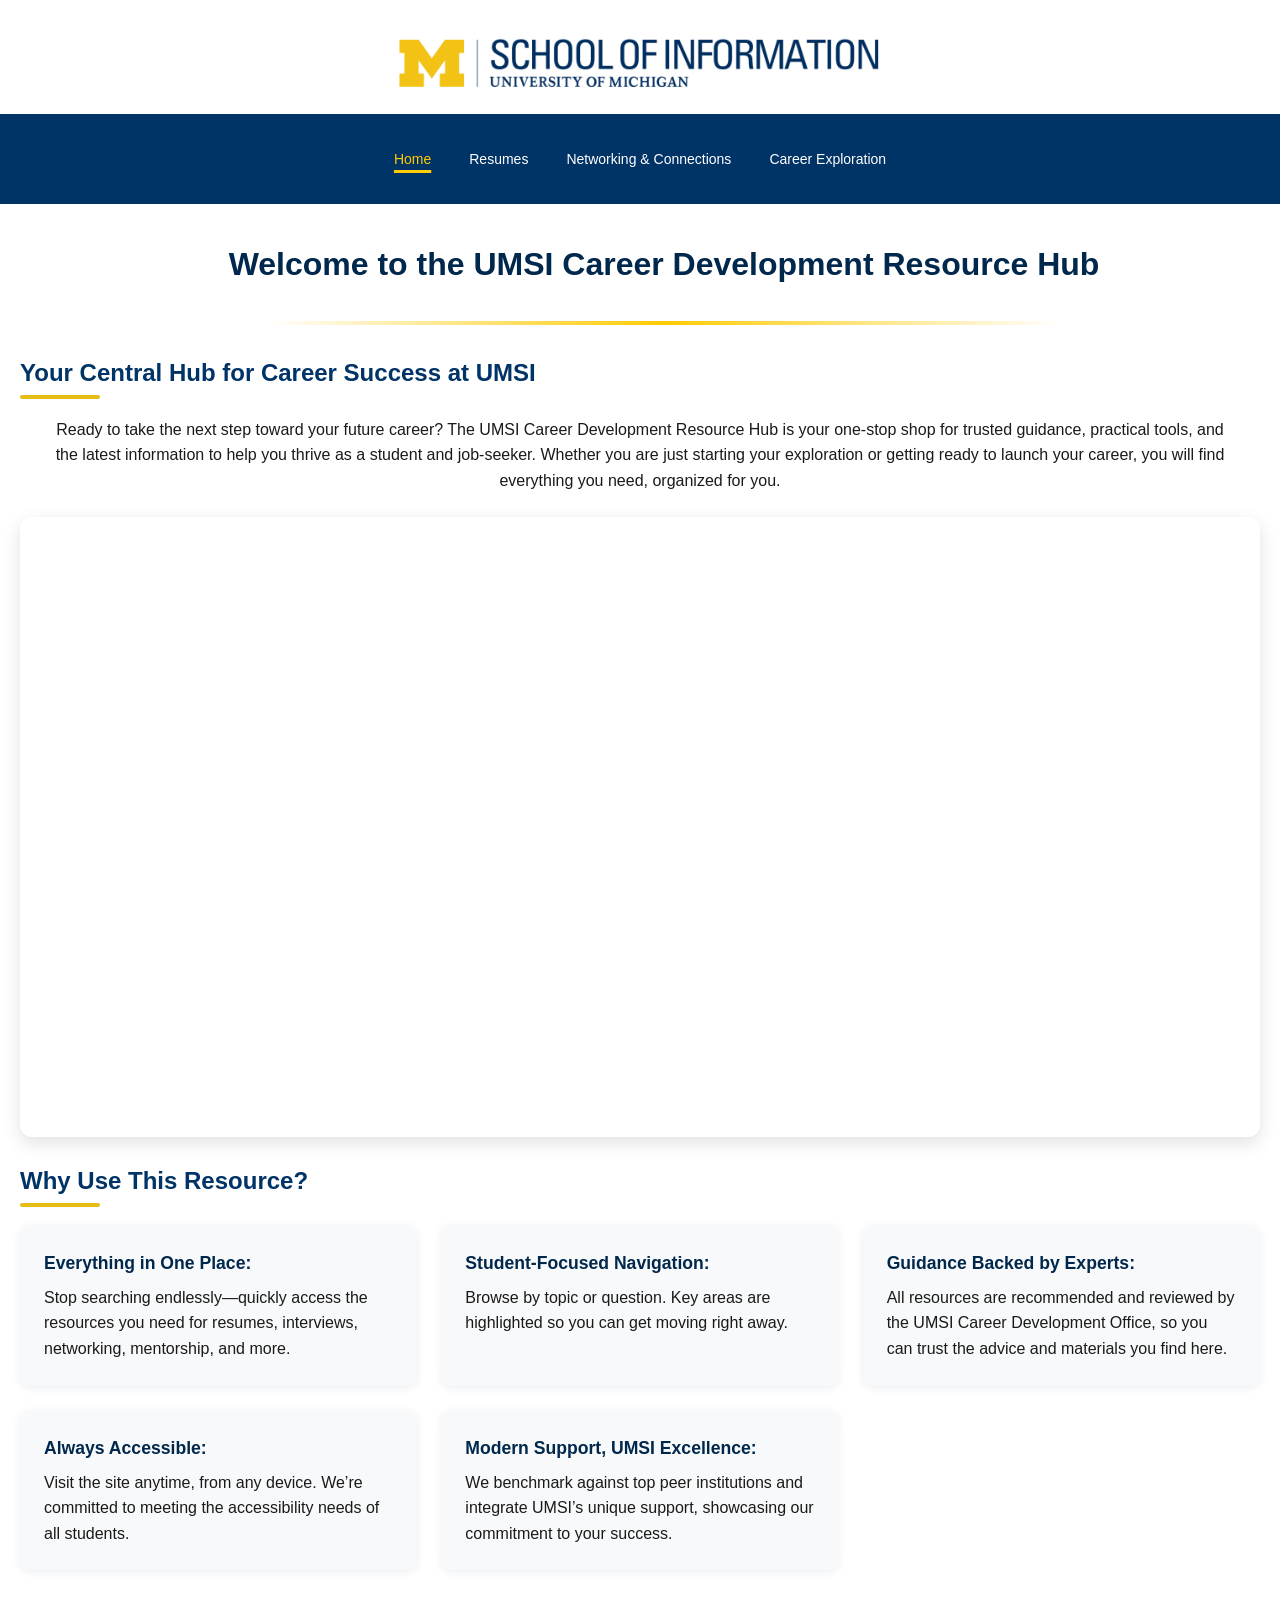
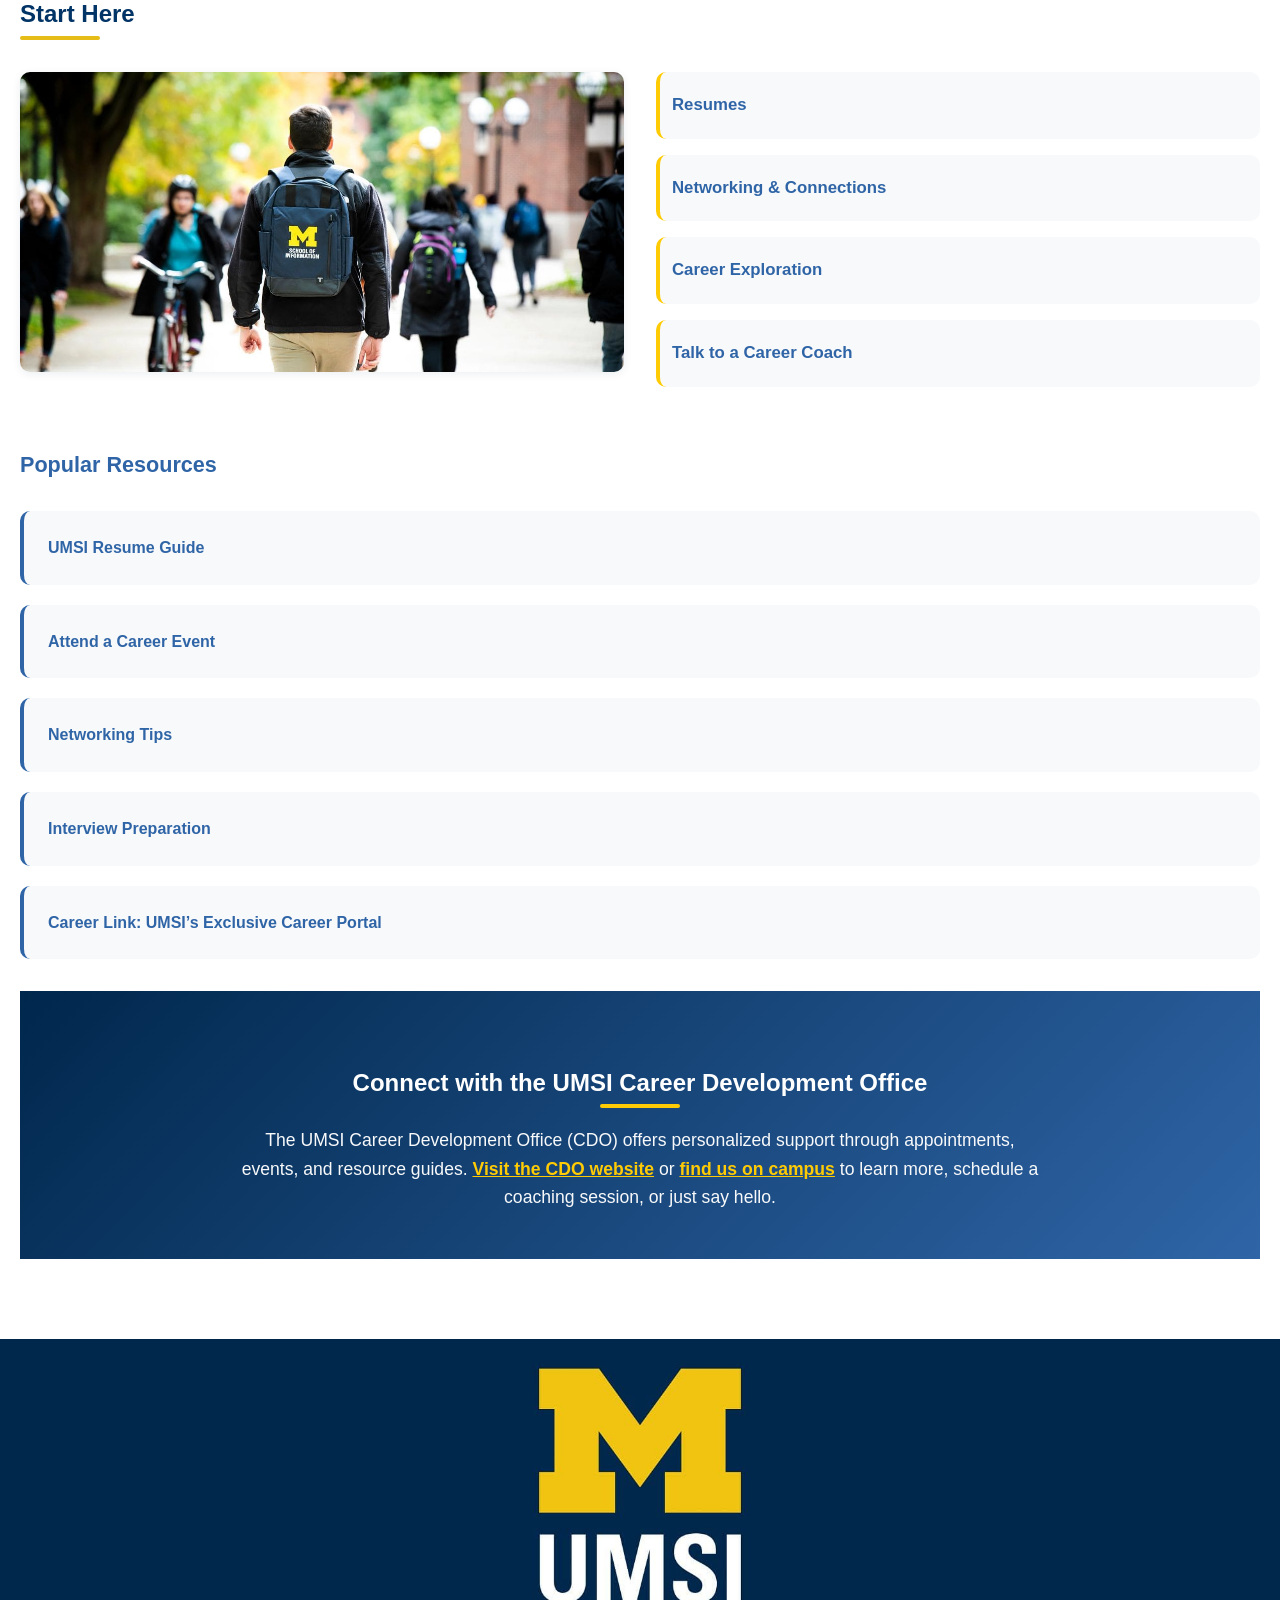
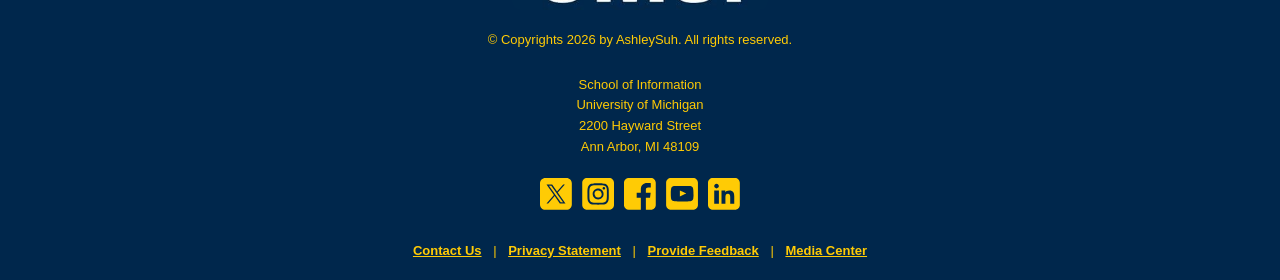
<file: index.html>
<!DOCTYPE html>
<html lang="en">

<head>
  <meta charset="UTF-8">
  <meta name="viewport" content="width=device-width, initial-scale=1.0">
  <link rel="stylesheet" href="html5reset.css">
  <link rel="stylesheet" href="style.css">
  <title>MSI Career Development Resource Hub</title>
  
</head>

<body>

  <header>
    <a href="#main" class="skip">Skip to Main Content</a>
    <img src="images/UMSI_LOGO.png" alt="UMSI Logo">
    <nav>
        <ul>
        <li><a href="index.html" aria-current="page">Home</a></li>
        <li><a href="resume.html">Resumes</a></li>
        <li><a href="networking&connections.html">Networking & Connections</a></li>
        <li><a href="careerexplore.html">Career Exploration</a></li>
      </ul>
    </nav>
    <h1>Welcome to the UMSI Career Development Resource Hub</h1>

  </header>
  <main id="main">
    <section>
      <h2>Your Central Hub for Career Success at UMSI</h2>
      <div class = "intro_text">
        <p>
          Ready to take the next step toward your future career? The UMSI Career Development Resource Hub is your one-stop
          shop for trusted guidance, practical tools, and the latest information to help you thrive as a student and
          job-seeker. Whether you are just starting your exploration or getting ready to launch your career, you will find
          everything you need, organized for you.
        </p>
      </div>
      <div class="video-container">
      <iframe width="560" height="315" src="https://www.youtube.com/embed/GSjGeDYJ5Nk?si=qhxJPRTIT___x8hG"
        title="YouTube video player" 
        allow="accelerometer; autoplay; clipboard-write; encrypted-media; gyroscope; picture-in-picture; web-share"
        referrerpolicy="strict-origin-when-cross-origin" allowfullscreen></iframe>
      </div>
    </section>

    <section>
  <h2 class="info-piece">Why Use This Resource?</h2>
      <ul>
        <li><strong>Everything in One Place:</strong> Stop searching endlessly—quickly access the resources you need for
          resumes, interviews, networking, mentorship, and more.</li>
        <li><strong>Student-Focused Navigation:</strong> Browse by topic or question. Key areas are highlighted so you
          can get moving right away.</li>
        <li><strong>Guidance Backed by Experts:</strong> All resources are recommended and reviewed by the UMSI Career
          Development Office, so you can trust the advice and materials you find here.</li>
        <li><strong>Always Accessible:</strong> Visit the site anytime, from any device. We’re committed to meeting the
          accessibility needs of all students.</li>
        <li><strong>Modern Support, UMSI Excellence:</strong> We benchmark against top peer institutions and integrate
          UMSI’s unique support, showcasing our commitment to your success.</li>
      </ul>
    </section>
    <section>
      <h2>Start Here</h2>
      <div class="start-here-grid">
        <img src="images/UMSI_CampusFall_UMSIBackpack_02.jpg" width="500" height="400"
          alt="A student wears a UMSI backpack in fall on the drag.">
        <ul>
          <li><a href="resume.html">Resumes</a></li>
          <li><a href="networking&connections.html">Networking & Connections</a></li>
          <li><a href="careerexplore.html">Career Exploration</a></li>
          <!--open to talk to career coach page, insert link-->
          <li><a href="https://umich.instructure.com/courses/137916/pages/talk-to-a-career-coach">Talk to a Career
              Coach</a></li>
        </ul>
      </div>
      <h3>Popular Resources</h3>
      <div class="popular-resources-grid">
        <ul>
          <li><a href="https://docs.google.com/document/d/1_1GfDJyVGIgE82MZjVhuWT_aB_2Hcj1NN62FUCXoR_o/edit?tab=t.0"
              target="_blank">UMSI Resume Guide</a></li>
          <li><a href="https://umich.instructure.com/courses/137916/pages/attend-an-event" target="_blank">Attend a
              Career Event</a></li>
          <li><a href="https://docs.google.com/document/d/18HMt79BU8ovGf9z7_P7No5tuwUS6qHNW5u0sgrepLtE/edit?tab=t.0"
              target="_blank">Networking Tips</a></li>
          <li><a
              href="https://docs.google.com/presentation/d/15n-XqsFEntdbkZz89K-ohf7Or1NnCt5CQNDG-6fh2a0/edit?usp=sharing"
              target="_blank">Interview Preparation</a></li>
          <li><a href="https://si-umich.12twenty.com/Login" target="_blank">Career Link: UMSI’s Exclusive Career
              Portal</a></li>
        </ul>
      </div>
    </section>
    <section id="connect">
      <h2 class="connect">Connect with the UMSI Career Development Office</h2>
      <p>
        The UMSI Career Development Office (CDO) offers personalized support through appointments, events, and resource
        guides. <a href="https://umich.instructure.com/courses/137916" target="_blank">Visit the CDO website</a> or <a
          href="https://www.si.umich.edu/about-umsi/getting-umsi" target="_blank">find us on campus</a> to learn more,
        schedule a coaching session, or just say hello.
      </p>
    </section>

    <!-- Content taken & modified from UMGPT with the prompt, "Write me a webpage of intro content to help meet the following requirements - this is for the home page": and then pasted in the client objectives & project requirements"
        UMGPT. (2025). UMGPT ( GPT-4.1 August 25th version) [Large language model]. -->
  </main>
  <footer>
    <div class="container grid--3col--equal">
      <div class="l-3up--1">

        <img src="images/UMSI_signature_vertical_informal_solidblue.jpg" width="54" height="54" alt="University of Michigan logo"
          class="brand">
      </div>

      <div class="l-3up--2">

        <div class="copyright-and-links">
          <p>© Copyrights <span id="year"></span> by AshleySuh. All rights reserved.</p>
        </div>
      <!-- updates the year using Javascript -->
      <script>
      document.getElementById("year").innerHTML = new Date().getFullYear();
      </script>
        <div class="footer--address">
          School of Information<br>
          University of Michigan<br>
          2200 Hayward Street<br>
          Ann Arbor, MI 48109<br>
        </div>
      </div>

      <div class="l-3up--3">
        <div class="social-media-icon-group">
          <a href="https://twitter.com/umsi" class="social-media-icon" 
            title="University of Michigan School of Information X (opens in a new window)" target="_blank"
            rel="noopener">
            <!--?xml version="1.0" encoding="utf-8"?-->
            <svg version="1.1" xmlns="http://www.w3.org/2000/svg" width="54" height="54" xmlns:xlink="http://www.w3.org/1999/xlink" x="0px"
              y="0px" viewBox="0 0 54 54" style="enable-background:new 0 0 54 54;" xml:space="preserve">
              <path
                d="M0 9.00001C0 4.02944 4.02944 0 9 0H44.7C49.6706 0 53.7 4.02944 53.7 9V44.7C53.7 49.6706 49.6706 53.7 44.7 53.7H9.00001C4.02944 53.7 0 49.6706 0 44.7V9.00001ZM30.0443 24.5429L41.9571 11H39.1341L28.7903 22.7591L20.5287 11H11L23.4931 28.7818L11 42.9836H13.8231L24.7464 30.5656L33.4713 42.9836H43L30.0437 24.5429H30.0443ZM15.056 13.0784L15.7143 14L34.9998 40.9997H38.9998L38.2857 40L19.056 13.0784H15.056Z">
              </path>
            </svg>
          </a>
          <a href="https://www.instagram.com/umschoolofinformation" class="social-media-icon"
            title="University of Michigan School of Information Instagram (opens in a new window)" target="_blank"
            rel="noopener">
            <!--?xml version="1.0" encoding="utf-8"?-->
            <svg version="1.1" xmlns="http://www.w3.org/2000/svg" width="54" height="54" xmlns:xlink="http://www.w3.org/1999/xlink" x="0px"
              y="0px" viewBox="0 0 54 54" style="enable-background:new 0 0 54 54;" xml:space="preserve">
              <g>
                <ellipse transform="matrix(0.9732 -0.2298 0.2298 0.9732 -5.4718 6.9809)" class="st0" cx="27.2" cy="27"
                  rx="6" ry="6"></ellipse>
                <path d="M41.3,16.4c-0.3-0.8-0.7-1.4-1.3-2.1c-0.6-0.6-1.2-1-2.1-1.3c-0.6-0.2-1.6-0.5-3.3-0.6
		c-1.9-0.1-2.5-0.1-7.3-0.1s-5.4,0-7.3,0.1c-1.8,0.1-2.7,0.4-3.3,0.6c-0.8,0.3-1.4,0.7-2.1,1.3c-0.6,0.6-1,1.2-1.3,2.1
		C13,17,12.7,18,12.6,19.7c-0.1,1.9-0.1,2.5-0.1,7.3c0,4.8,0,5.4,0.1,7.3c0.1,1.8,0.4,2.7,0.6,3.3c0.3,0.8,0.7,1.4,1.3,2.1
		c0.6,0.6,1.2,1,2.1,1.3c0.6,0.2,1.6,0.5,3.3,0.6c1.9,0.1,2.5,0.1,7.3,0.1c4.8,0,5.4,0,7.3-0.1c1.8-0.1,2.7-0.4,3.3-0.6
		c0.8-0.3,1.4-0.7,2.1-1.3c0.6-0.6,1-1.2,1.3-2.1c0.2-0.6,0.5-1.6,0.6-3.3C42,32.4,42,31.8,42,27c0-4.8,0-5.4-0.1-7.3
		C41.8,18,41.5,17,41.3,16.4z M27.2,36.2c-5.1,0-9.2-4.1-9.2-9.2c0-5.1,4.1-9.2,9.2-9.2s9.2,4.1,9.2,9.2
		C36.5,32.1,32.4,36.2,27.2,36.2z M36.9,19.5c-1.2,0-2.2-1-2.2-2.2c0-1.2,1-2.2,2.2-2.2c1.2,0,2.2,1,2.2,2.2
		C39,18.6,38.1,19.5,36.9,19.5z"></path>
                <path d="M46,0H8.4c-4.4,0-8,3.6-8,8v37.7c0,4.4,3.6,8,8,8H46c4.4,0,8-3.6,8-8V8C54,3.6,50.4,0,46,0z M45.1,34.4
		c-0.1,1.9-0.4,3.2-0.8,4.4C43.8,40,43.2,41,42.2,42s-2,1.6-3.2,2.1c-1.1,0.4-2.5,0.8-4.4,0.8C32.7,45,32.1,45,27.2,45
		s-5.5,0-7.4-0.1c-1.9-0.1-3.2-0.4-4.4-0.8c-1.2-0.5-2.2-1.1-3.2-2.1c-1-1-1.6-2-2.1-3.2c-0.4-1.1-0.7-2.5-0.8-4.4
		c-0.1-1.9-0.1-2.5-0.1-7.4c0-4.9,0-5.5,0.1-7.4c0.1-1.9,0.4-3.2,0.8-4.4c0.5-1.2,1.1-2.2,2.1-3.2c1-1,2-1.6,3.2-2.1
		c1.1-0.4,2.5-0.7,4.4-0.8C21.7,9,22.4,9,27.2,9s5.5,0,7.4,0.1c1.9,0.1,3.2,0.4,4.4,0.8c1.2,0.5,2.2,1.1,3.2,2.1c1,1,1.6,2,2.1,3.2
		c0.4,1.1,0.7,2.5,0.8,4.4c0.1,1.9,0.1,2.5,0.1,7.4C45.3,31.9,45.2,32.5,45.1,34.4z"></path>
              </g>
            </svg>
          </a>
          <a href="https://www.facebook.com/uomsi/" class="social-media-icon"
            title="University of Michigan School of Information Facebook (opens in a new window)" target="_blank"
            rel="noopener">
            <!--?xml version="1.0" encoding="utf-8"?-->
            <svg version="1.1" xmlns="http://www.w3.org/2000/svg" width="54" height="54" xmlns:xlink="http://www.w3.org/1999/xlink" x="0px"
              y="0px" viewBox="0 0 54 54" style="enable-background:new 0 0 54 54;" xml:space="preserve">
              <path
                d="M45.5,0H7.9c-4.4,0-8,3.6-8,8v37.7c0,4.4,3.6,8,8,8h20.5V33.2h-7v-8.1h7v-6c0-6.9,4.3-10.7,10.5-10.7
	c3,0,5.5,0.2,6.3,0.3V16l-4.3,0c-3.4,0-4,1.6-4,3.9v5.2h8.1l-1.1,8.1h-7v20.4h8.7c4.4,0,8-3.6,8-8V8C53.5,3.6,49.9,0,45.5,0z">
              </path>
            </svg>
          </a>
          <a href="https://www.youtube.com/user/schoolofinformation" class="social-media-icon"
            title="University of Michigan School of Information YouTube (opens in a new window)" target="_blank"
            rel="noopener">
            <!--?xml version="1.0" encoding="utf-8"?-->
            <svg version="1.1" xmlns="http://www.w3.org/2000/svg" width="54" height="54" xmlns:xlink="http://www.w3.org/1999/xlink" x="0px"
              y="0px" viewBox="0 0 54 54" style="enable-background:new 0 0 54 54;" xml:space="preserve">
              <g>
                <polygon points="23.4,20.9 33.7,26.1 23.4,31.4 	"></polygon>
                <polygon points="23.4,20.9 32.5,26.8 33.7,26.1 	"></polygon>
                <path d="M45.9,0H8.2c-4.4,0-8,3.6-8,8v37.7c0,4.4,3.6,8,8,8h37.7c4.4,0,8-3.6,8-8V8C53.9,3.6,50.3,0,45.9,0z
		 M46.5,27.9c0,3-0.4,6.1-0.4,6.1s-0.4,2.6-1.5,3.7c-1.5,1.5-3.1,1.5-3.8,1.6c-5.4,0.4-13.5,0.4-13.5,0.4s-10-0.1-13.1-0.4
		c-0.9-0.2-2.8-0.1-4.2-1.6C8.9,36.6,8.5,34,8.5,34s-0.4-3-0.4-6.1v-2.8c0-3,0.4-6.1,0.4-6.1s0.4-2.6,1.5-3.7
		c1.5-1.5,3.1-1.5,3.8-1.6c5.4-0.4,13.4-0.4,13.4-0.4h0c0,0,8.1,0,13.4,0.4c0.8,0.1,2.4,0.1,3.8,1.6c1.2,1.1,1.5,3.7,1.5,3.7
		s0.4,3,0.4,6.1V27.9z"></path>
              </g>
            </svg>
          </a>
          <a href="https://www.linkedin.com/school/university-of-michigan---school-of-information/"
            class="social-media-icon"
            title="University of Michigan School of Information LinkedIn (opens in a new window)" target="_blank"
            rel="noopener">
            <!--?xml version="1.0" encoding="utf-8"?-->
            <svg version="1.1" xmlns="http://www.w3.org/2000/svg" width="54" height="54" xmlns:xlink="http://www.w3.org/1999/xlink" x="0px"
              y="0px" viewBox="0 0 54 54" style="enable-background:new 0 0 54 54;" xml:space="preserve">
              <path d="M45.6,0H8C3.6,0,0,3.6,0,8v37.7c0,4.4,3.6,8,8,8h37.7c4.4,0,8-3.6,8-8V8C53.6,3.6,50,0,45.6,0z M18.4,43.4h-7.9
	V20.9h7.9V43.4z M14.4,17.6c-2.2,0-3.9-1.8-3.9-3.9c0-2.2,1.8-3.9,3.9-3.9c2.2,0,3.9,1.8,3.9,3.9C18.4,15.8,16.6,17.6,14.4,17.6z
	 M44.3,31.1v12.4h-6.8v-11c0-2.6-0.3-6-3.9-6c-3.6,0-4.2,2.8-4.2,5.8v11.2h-6.6V20.9h6.3v3h0.1c0.9-1.8,3.2-3,6.6-3
	C42.9,20.9,44.3,25,44.3,31.1L44.3,31.1z"></path>
            </svg>
          </a>
        </div>

        <div class="footer-links">
          <a href="https://www.si.umich.edu/about-umsi/contact-us">Contact Us</a>
          |
          <a href="https://www.si.umich.edu/privacy-statement">Privacy Statement</a>
          |
          <a href="https://umich.qualtrics.com/jfe/form/SV_9RAiBJITFVOxkHz">Provide Feedback</a>
          |
          <a href="https://www.si.umich.edu/about-umsi/media-center">Media Center</a>
        </div>
      </div>
    </div>
  </footer>
</body>

</html>
</file>
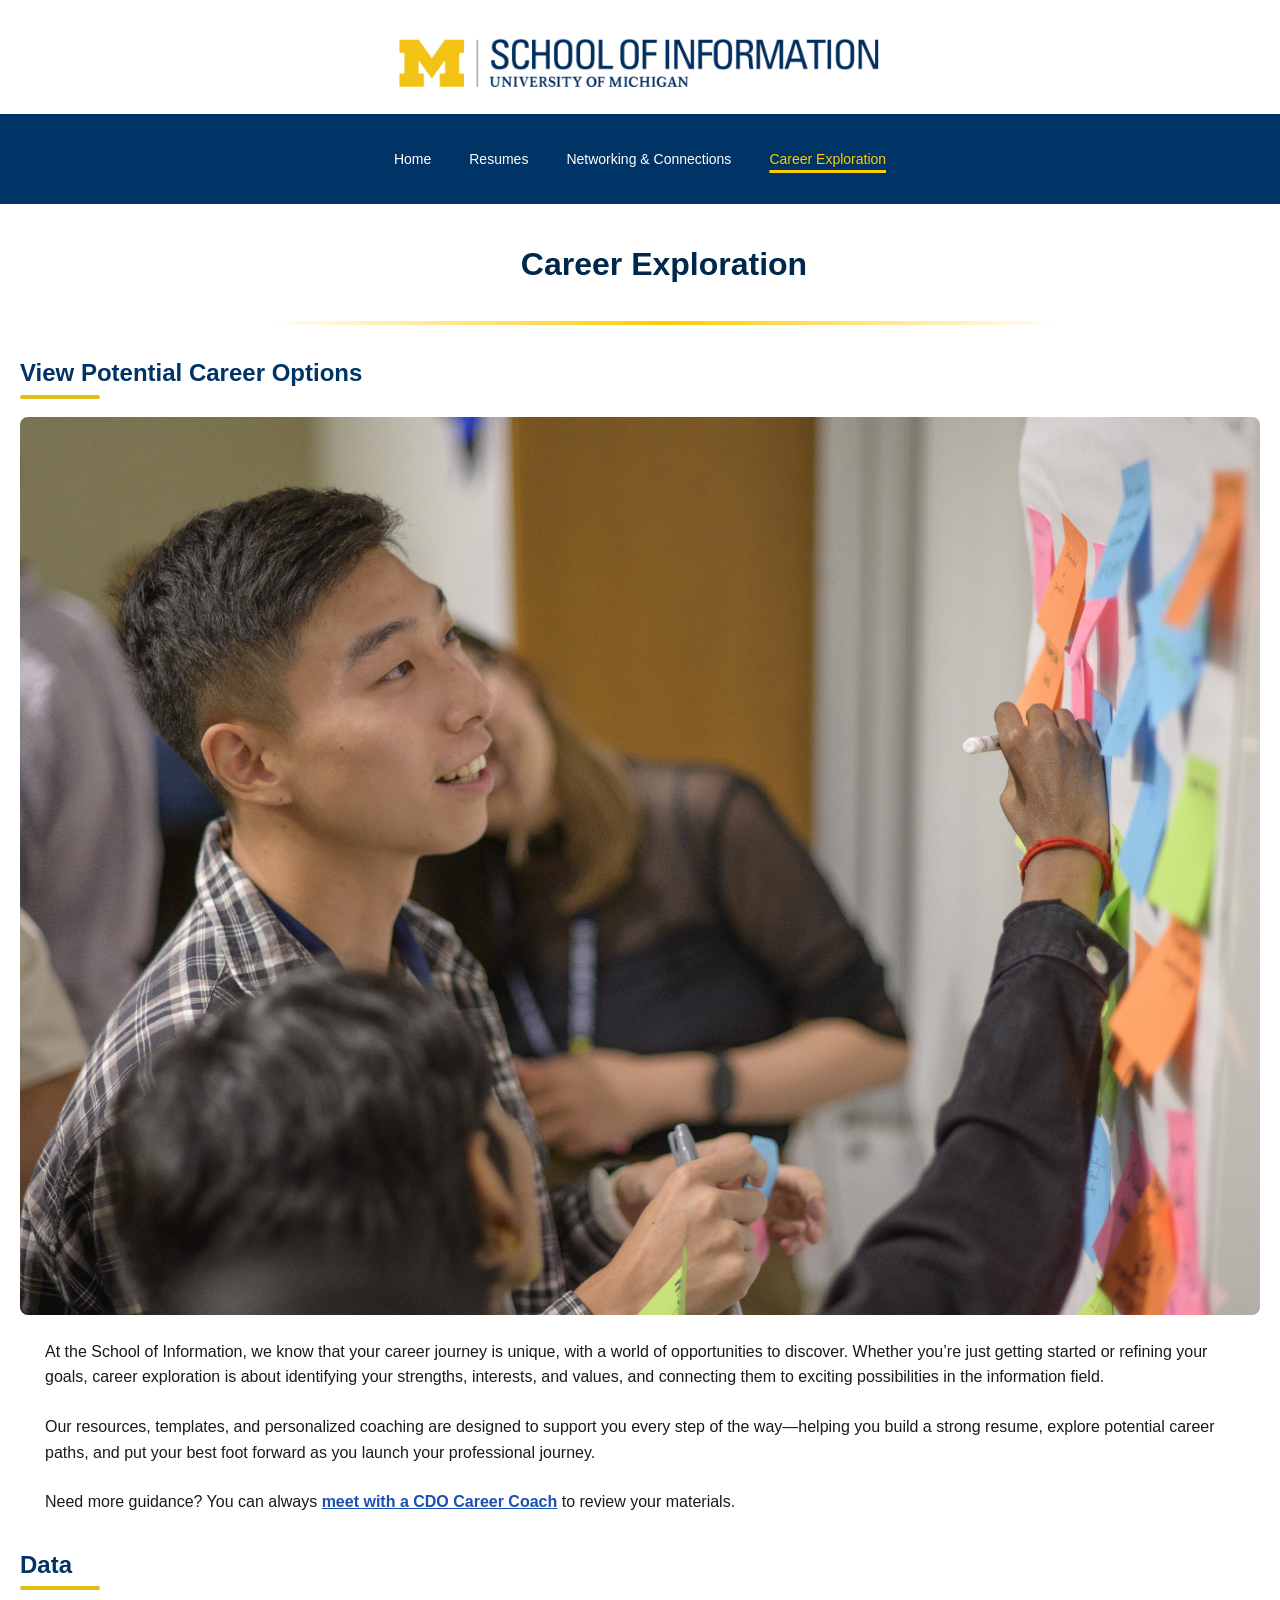
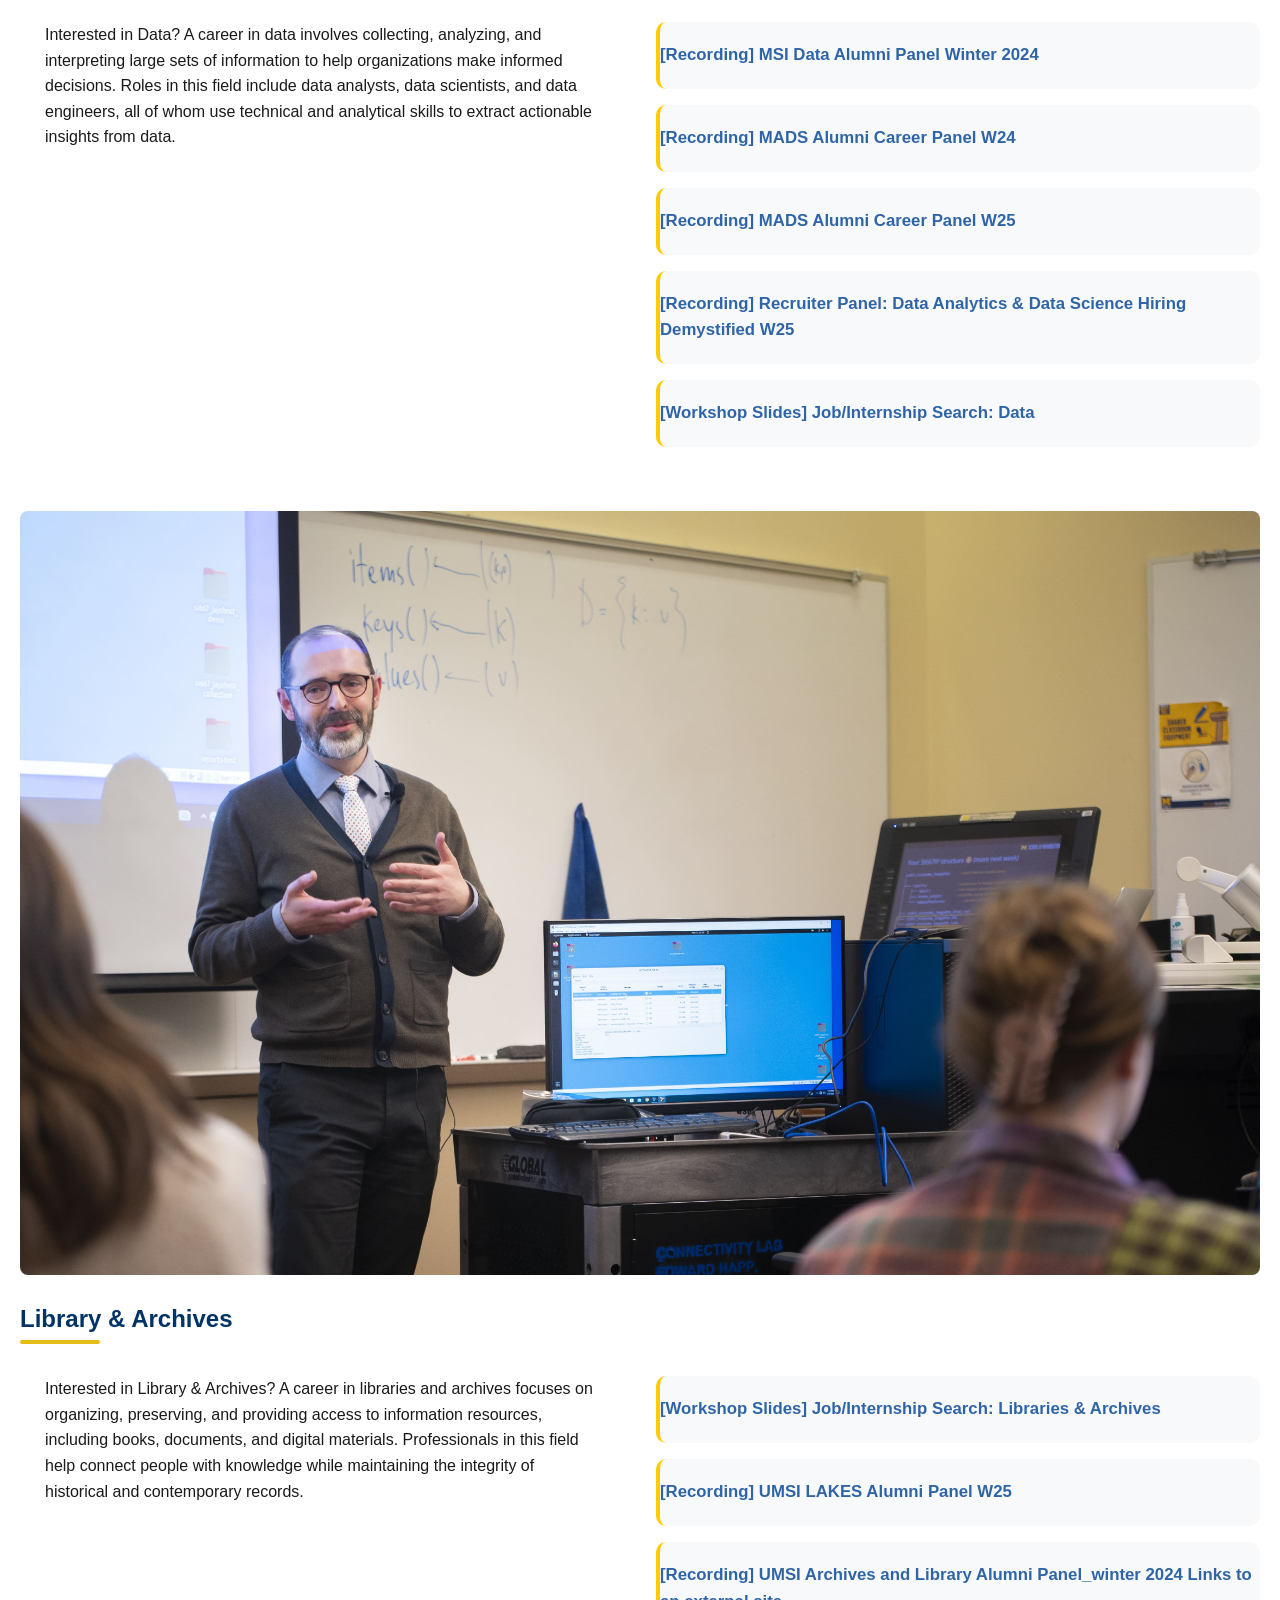
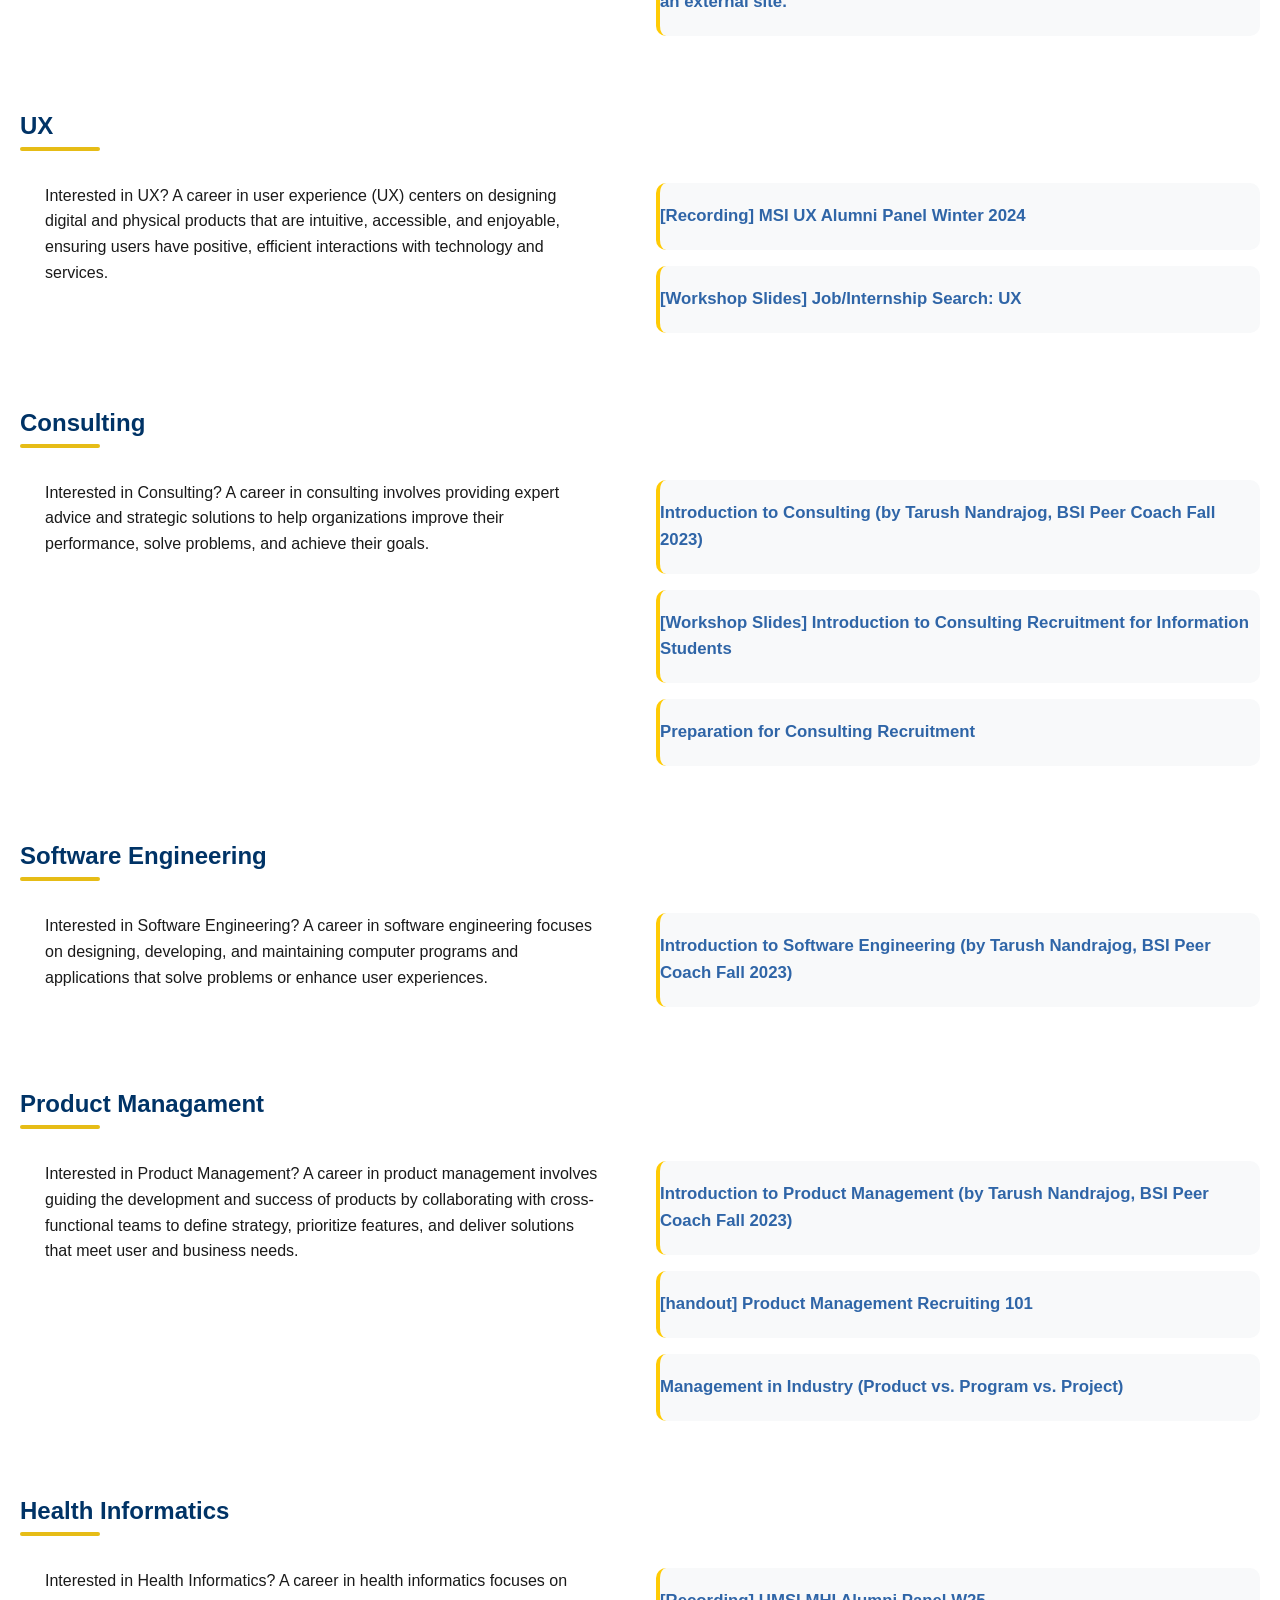
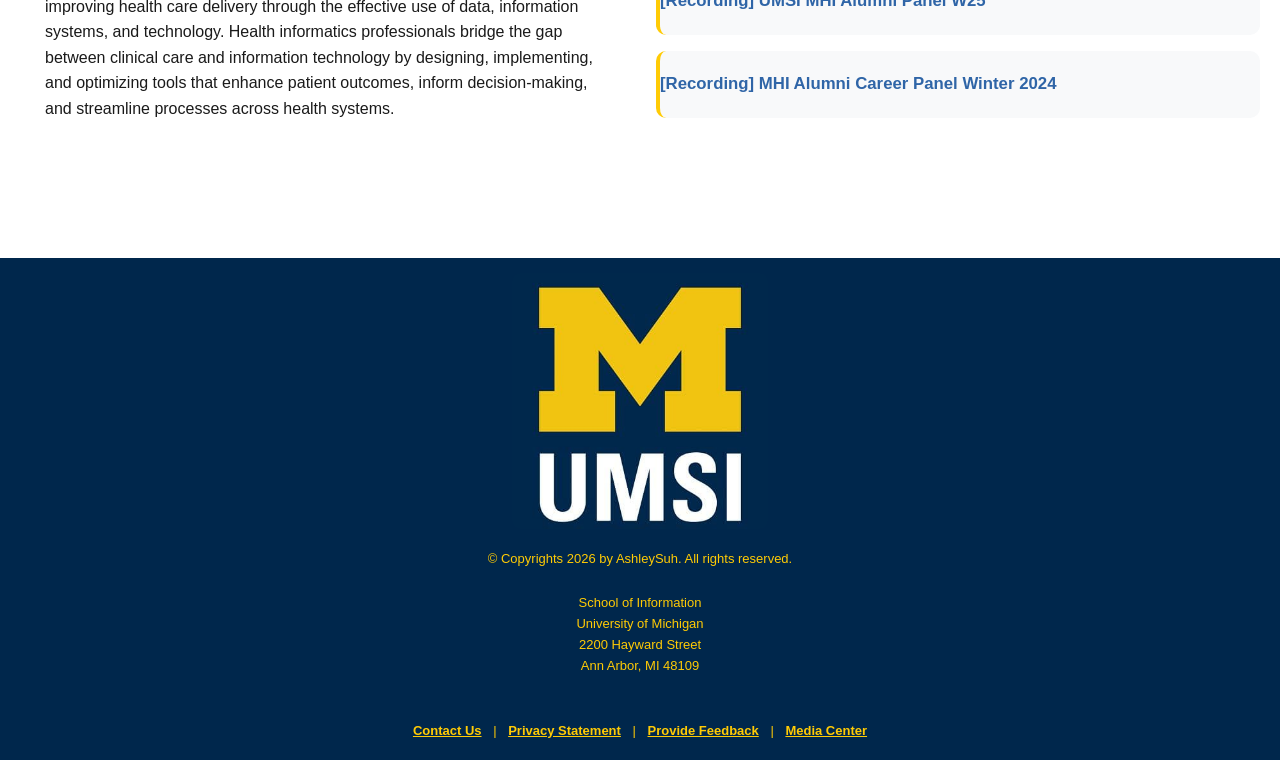
<file: careerexplore.html>
<!DOCTYPE html>
<html lang="en">
<head>
  <meta charset="UTF-8">
  <meta name="viewport" content="width=device-width, initial-scale=1.0">
  <link rel="stylesheet" href="html5reset.css">
  <link rel="stylesheet" href="style.css">
  <title>Career Exploration</title>
</head>
<body>

    <header>
      <a href="#main" class="skip">Skip to Main Content</a>
      <img src="images/UMSI_LOGO.png" alt="UMSI Logo">
      <nav>
        <ul>
          <li><a href="index.html">Home</a></li>
          <li><a href="resume.html">Resumes</a></li>
          <li><a href="networking&connections.html">Networking & Connections</a></li>
          <li><a href="careerexplore.html" aria-current="page">Career Exploration</a></li>
        </ul>
      </nav>
      <h1>Career Exploration</h1>
    </header>
    <main id = "main">
  
  <section>
    <h2>View Potential Career Options</h2>
    <img src="images/UMSI_Orientation_082024_0172.jpg" alt="Student Exploring their Options." class="options">
    <p>
      At the School of Information, we know that your career journey is unique, with a world of opportunities to discover. Whether you’re just getting started or refining your goals, career exploration is about identifying your strengths, interests, and values, and connecting them to exciting possibilities in the information field.         </p>
    <p>
      Our resources, templates, and personalized coaching are designed to support you every step of the way—helping you build a strong resume, explore potential career paths, and put your best foot forward as you launch your professional journey.    </p>
    <!--Content taken from UMGPT (GPT-4.1) Asked to adjust the resume content to fit the potential career options page-->
    <p>
      Need more guidance? You can always <a href="https://umich.instructure.com/courses/137916/pages/talk-to-a-career-coach" target="_blank">meet with a CDO Career Coach</a> to review your materials.
  </p>
  <!-- <img src="images/UMSI_Orientation_082024_0172.jpg" alt="Student Exploring their Options." width="500" height="400"> -->
</section>
  
  <section>
    <h2>Data</h2>
    <div class="interest-data">
      <p>Interested in Data? A career in data involves collecting, analyzing, and interpreting large sets of information to help organizations make informed decisions. Roles in this field include data analysts, data scientists, and data engineers, all of whom use technical and analytical skills to extract actionable insights from data.</p>
      <ul>
      <li>
        <a href="https://www.dropbox.com/scl/fi/j4k93sphp8td48j1afb5f/Winter-2024_MSI-Data-Alumni-Panel.mp4?rlkey=ar3fm74jcgwhmegpr8jle7qw2&e=1&dl=0" target="_blank">
        [Recording] MSI Data Alumni Panel Winter 2024 
        </a></li>
      <li>
        <a href="https://www.dropbox.com/scl/fi/now5ondxdaeorcsvl34x2/Winter-2024_MADS-Alumni-Panel.mp4?rlkey=ipfdwmxwpe8ax4tvmqdhyjsrh&e=1&dl=0" target="_blank">
        [Recording] MADS Alumni Career Panel W24
        </a></li>
      <li>
        <a href="https://www.dropbox.com/scl/fi/2cvi97in2tt9eytkfak8j/W25_MADS-Alumni-Career-Panel.mp4?rlkey=pd2cpg25ep7yzx5vasmotk245&e=1&st=aojyv8mi&dl=0" target="_blank">
        [Recording] MADS Alumni Career Panel W25
        </a></li>
      <li>
        <a href="https://www.dropbox.com/scl/fi/vprpw6jykoreh9zfmhvpd/W25-Data-Recruiter-Panel.mp4?rlkey=buw3rho9d937aiiofirklrew9&e=1&st=hpr90l9z&dl=0" target="_blank">
        [Recording] Recruiter Panel: Data Analytics & Data Science Hiring Demystified W25
        </a></li>
      <li>
        <a href="https://docs.google.com/presentation/d/1V0kSQXhO-8rmsv6LKP7OqQqVBUBKkSyDmFd15uDUur4/edit" target="_blank">
        [Workshop Slides] Job/Internship Search: Data
        </a></li> 
      </ul>
    </div>
    <img src="images/UMSI_JesseJohnstonClass_062.jpg" alt="Lecturer giving a talk about career options." class="data" >

  </section>

  <section>
    <h2>Library & Archives</h2>
    <div class="interest-data">
    <p>Interested in Library & Archives? A career in libraries and archives focuses on organizing, preserving, and providing access to information resources, including books, documents, and digital materials. Professionals in this field help connect people with knowledge while maintaining the integrity of historical and contemporary records.</p>
  <ul>
      <li>
        <a href="https://docs.google.com/presentation/d/1snxqk9coJWGzj4DOOytsRnKHmIrj05FD7M1D-9P8yeQ/edit?slide=id.gee0c0cfd14_0_0#slide=id.gee0c0cfd14_0_0" target="_blank">
        [Workshop Slides] Job/Internship Search: Libraries & Archives
        </a></li>
      <li>
        <a href="https://www.dropbox.com/scl/fi/894nbimqcr0l8rmb1li48/W-25-LAKES-Alumni-Panel_Recording_640x360.mp4?rlkey=wa0y1dbkeplyu8djvayejcvgh&e=1&st=yx6xlyak&dl=0" target="_blank">
        [Recording] UMSI LAKES Alumni Panel W25
        </a></li>
      <li>
        <a href="https://www.dropbox.com/scl/fi/yyd74mr2q30hh3rggd1uk/Winter-2024_MSI-Library-and-Archives-Alumni-Panel.mp4?rlkey=gn2fqevceiyopmd8g3j8bwhoh&e=1&dl=0" target="_blank">
        [Recording] UMSI Archives and Library Alumni Panel_winter 2024 Links to an external site.        </a></li>
  </ul>
  </div>
  </section>

  <section>
    <h2>UX</h2>
    <div class="interest-data">
      <p>Interested in UX? A career in user experience (UX) centers on designing digital and physical products that are intuitive, accessible, and enjoyable, ensuring users have positive, efficient interactions with technology and services.</p>
      <ul>
        <li>
          <a href="https://www.dropbox.com/scl/fi/lcswd9vyau2rnyjk19i8h/Winter-2024_MSI-UX-Alumni-Panel.mp4?rlkey=ay67qvbufb5n5quw2ej5fe4sb&e=1&dl=0" target="_blank">
            [Recording] MSI UX Alumni Panel Winter 2024
          </a></li>
        <li>
          <a href="https://docs.google.com/presentation/d/1D_paU2t723q9vCd-4HIl9LoDvgLZlp9xS_nFApjCEkI/edit" target="_blank">
            [Workshop Slides] Job/Internship Search: UX
          </a></li>
      </ul>
    </div>
  </section>


  <section>
    <h2>Consulting</h2>
    <div class="interest-data">
    <p>Interested in Consulting? A career in consulting involves providing expert advice and strategic solutions to help organizations improve their performance, solve problems, and achieve their goals.</p>
  <ul>
      <li>
        <a href="https://www.dropbox.com/scl/fi/a9ct303064voi5uz9tz4n/Consulting-Overview-1.mp4?rlkey=af4q36ri27tzk0az36ddu5cex&e=1&dl=0" target="_blank">
          Introduction to Consulting (by Tarush Nandrajog, BSI Peer Coach Fall 2023) 
        </a></li>
      <li>
        <a href="https://docs.google.com/presentation/d/1tr5eBwZOigr9MVr2xQhfjooeoo3P20-pUsr6PSVdpEY/edit" target="_blank">
          [Workshop Slides] Introduction to Consulting Recruitment for Information Students
        </a></li>
      <li>
        <a href="https://docs.google.com/document/d/1MPPjQ8j2c6LS4XrUXCctXYyoUaS1XJ7PUk6f5sxCVLY/edit?tab=t.0#heading=h.gjdgxs" target="_blank">
          Preparation for Consulting Recruitment
        </a></li>
    </ul>
    </div>
  </section>

    <section>
    <h2>Software Engineering</h2>
    <div class="interest-data">
    <p>Interested in Software Engineering? A career in software engineering focuses on designing, developing, and maintaining computer programs and applications that solve problems or enhance user experiences.</p>
    <ul>
      <li>
        <a href="https://www.dropbox.com/scl/fi/z2vsaocrqlom8nlm1v40l/SWE-Overview-3.mp4?rlkey=amjn72z4rz1hx6r7l167jaz96&e=1&dl=0" target="_blank">
          Introduction to Software Engineering (by Tarush Nandrajog, BSI Peer Coach Fall 2023) 
        </a></li>
    </ul>
    </div>
  </section>

    <section>
    <h2 >Product Managament</h2>
    <div class="interest-data">
    <p>Interested in Product Management? A career in product management involves guiding the development and success of products by collaborating with cross-functional teams to define strategy, prioritize features, and deliver solutions that meet user and business needs.</p>
    <ul>
      <li>
        <a href="https://www.dropbox.com/scl/fi/mgbthhw2uwhsc70s4cfs8/PM-video.mp4?rlkey=rdcaew9l44plqc7v4q303qr4p&e=1&dl=0" target="_blank">
          Introduction to Product Management (by Tarush Nandrajog, BSI Peer Coach Fall 2023)
        </a></li>
      <li>
        <a href="https://docs.google.com/document/d/1TUx7mYpC8xxDcjCWkP8FVe9MRLczWoiFR4d-iwMa1V8/edit?tab=t.00" target="_blank">
          [handout] Product Management Recruiting 101 
        </a></li>
      <li>
        <a href="https://drive.google.com/file/d/1JI7dTIZ_GYQC_aQutbZEo2v4rlgk2Hor/view" target="_blank">
          Management in Industry (Product vs. Program vs. Project)
        </a></li>
    </ul>
    </div>
  <!--paragraph after career titles taken from UMGPT (GPT-4.1) Asked prompt to write a few informational sentences on career-->
  </section>

  <section>
    <h2>Health Informatics</h2>
    <div class="interest-data">
      <p>Interested in Health Informatics? A career in health informatics focuses on improving health care delivery through the effective use of data, information systems, and technology. Health informatics professionals bridge the gap between clinical care and information technology by designing, implementing, and optimizing tools that enhance patient outcomes, inform decision-making, and streamline processes across health systems.</p>
      <!--Content taken from UMGPT (GPT-4.1) prompt: write me a description for health informatics-->
      <ul>
        <li>
          <a href="https://www.dropbox.com/scl/fi/u9gtmgzzvxt4hhoey2ylt/Winter-25_MHI-Alumni-Panel-and-Success-Stories_2_26_2025.mp4?rlkey=rccc6d07hakvc79oahww2o0ws&e=1&st=85gyf31z&dl=0" target="_blank">
            [Recording] UMSI MHI Alumni Panel W25
          </a>
        </li>
        <li>
          <a href="https://www.dropbox.com/scl/fi/eipw3drzszr96ctl8c1lh/Winter-2024_MHI-Alumni-Panel.mp4?rlkey=p6hcz0zho7occri6d45p13b4i&e=1&dl=0" target="_blank">
            [Recording] MHI Alumni Career Panel Winter 2024
          </a>
        </li>
      </ul>
    </div>
  </section>
    
  <!-- Removed stray/empty divs that were not needed -->
    </main>
    <footer>
      <div class="container grid--3col--equal">
        <div class="l-3up--1">
          <img src="images/UMSI_signature_vertical_informal_solidblue.jpg" width="54" height="54" alt="University of Michigan logo" class="brand">
        </div>
        <div class="l-3up--2">
          <div class="copyright-and-links">
            <p>© Copyrights <span id="year"></span> by AshleySuh. All rights reserved.</p>
          </div>
          <div class="footer--address">
            School of Information<br>
            University of Michigan<br>
            2200 Hayward Street<br>
            Ann Arbor, MI 48109<br>
          </div>
        </div>
        <div class="l-3up--3">
          <div class="social-media-icon-group">
            <a href="https://twitter.com/umsi" class="social-media-icon" title="University of Michigan School of Information X (opens in a new window)" target="_blank" rel="noopener">
              <!-- SVG omitted for brevity, same as index.html -->
            </a>
            <a href="https://www.instagram.com/umschoolofinformation" class="social-media-icon" title="University of Michigan School of Information Instagram (opens in a new window)" target="_blank" rel="noopener">
              <!-- SVG omitted for brevity, same as index.html -->
            </a>
            <a href="https://www.facebook.com/uomsi/" class="social-media-icon" title="University of Michigan School of Information Facebook (opens in a new window)" target="_blank" rel="noopener">
              <!-- SVG omitted for brevity, same as index.html -->
            </a>
            <a href="https://www.youtube.com/user/schoolofinformation" class="social-media-icon" title="University of Michigan School of Information YouTube (opens in a new window)" target="_blank" rel="noopener">
              <!-- SVG omitted for brevity, same as index.html -->
            </a>
            <a href="https://www.linkedin.com/school/university-of-michigan---school-of-information/" class="social-media-icon" title="University of Michigan School of Information LinkedIn (opens in a new window)" target="_blank" rel="noopener">
              <!-- SVG omitted for brevity, same as index.html -->
            </a>
          </div>
          <div class="footer-links">
            <a href="https://www.si.umich.edu/about-umsi/contact-us">Contact Us</a>
            |
            <a href="https://www.si.umich.edu/privacy-statement">Privacy Statement</a>
            |
            <a href="https://umich.qualtrics.com/jfe/form/SV_9RAiBJITFVOxkHz">Provide Feedback</a>
            |
            <a href="https://www.si.umich.edu/about-umsi/media-center">Media Center</a>
          </div>
        </div>
      </div>
    </footer>
    <!-- updates the year using Javascript -->
    <script>
      document.getElementById('year').innerHTML = new Date().getFullYear();
    </script>
</body>

</html>
</file>
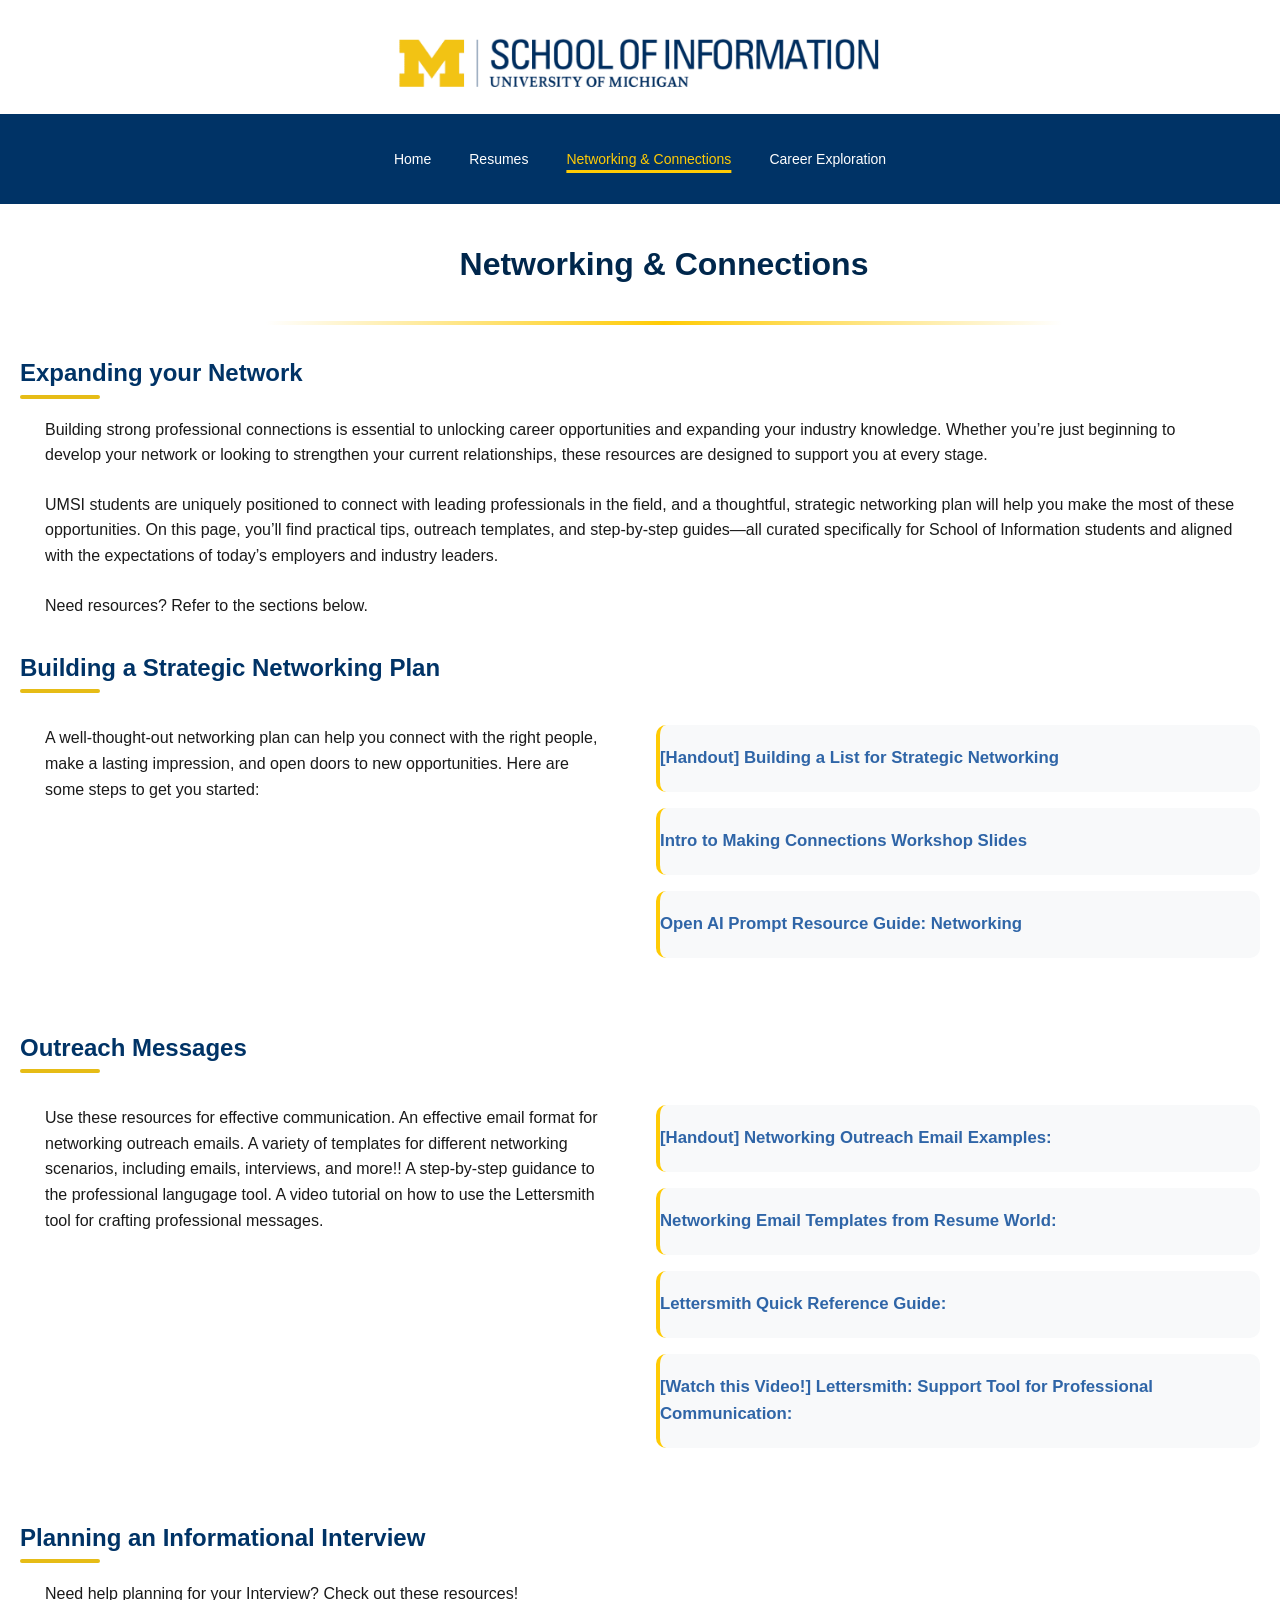
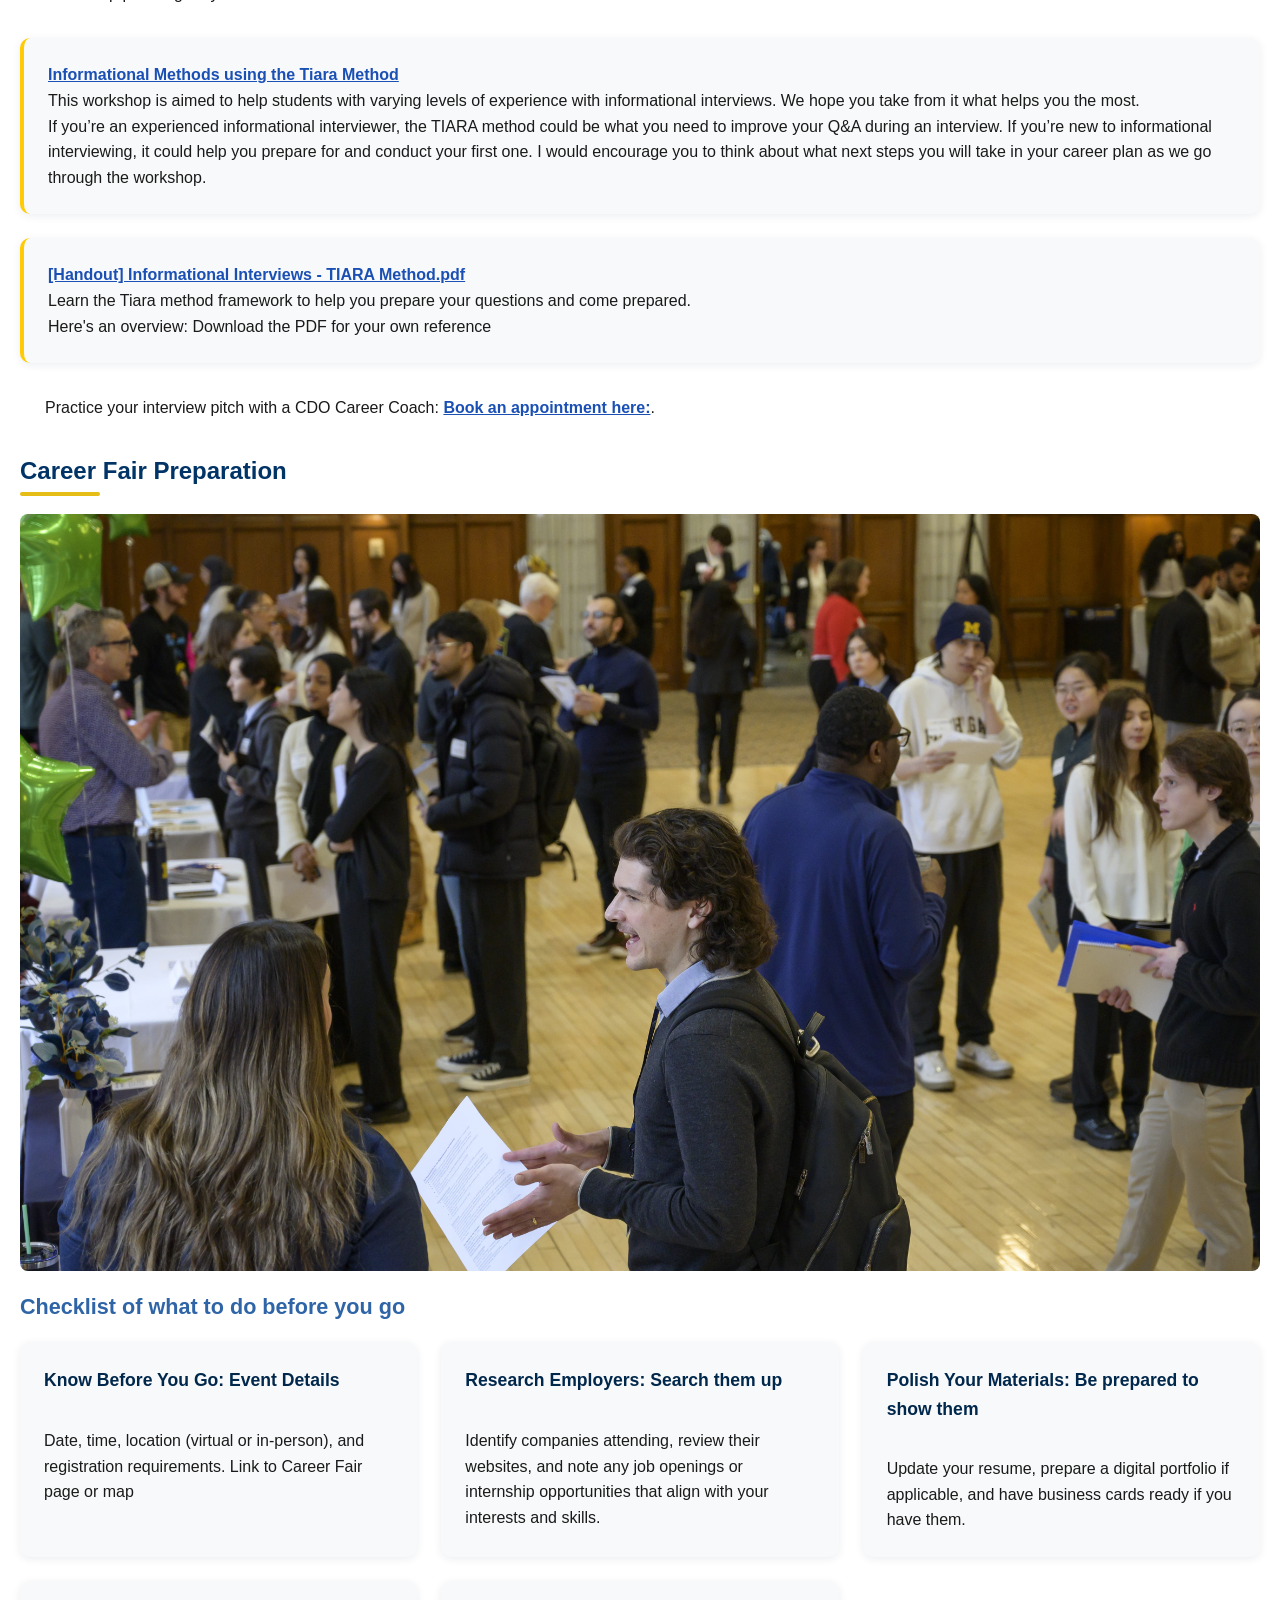
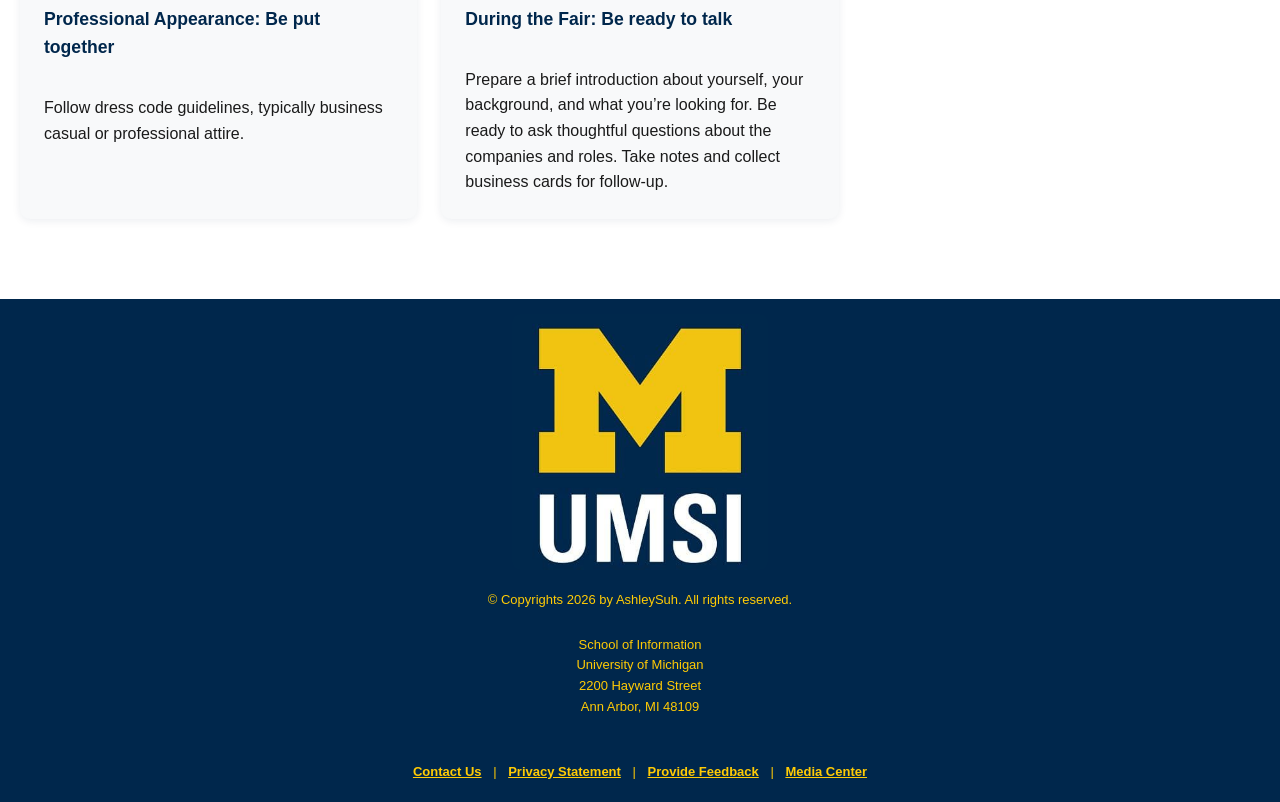
<file: networking&connections.html>
<!DOCTYPE html>
<html lang="en">
<head>
    <meta charset="UTF-8">
    <meta name="viewport" content="width=device-width, initial-scale=1.0">
    <link rel="stylesheet" href="html5reset.css"> 
    <link rel="stylesheet" href="style.css">
    <title>Networking & Connections</title>
</head>
<body>

  <header>
    <a href="#main" class="skip">Skip to Main Content</a>
    <img src="images/UMSI_LOGO.png" alt="UMSI Logo">
    <nav>
      <ul>
        <li><a href="index.html">Home</a></li>
        <li><a href="resume.html">Resumes</a></li>
        <li><a href="networking&connections.html" aria-current="page">Networking & Connections</a></li>
        <li><a href="careerexplore.html">Career Exploration</a></li>
      </ul>
    </nav>
    <h1>Networking & Connections</h1>
  </header>
    <main id = "main">
    

  <section>
    <h2>Expanding your Network</h2>
    <p>
    Building strong professional connections is essential to unlocking career opportunities and expanding your industry knowledge. Whether you’re just beginning to develop your network or looking to strengthen your current relationships, these resources are designed to support you at every stage.

    </p>
    <p>
      UMSI students are uniquely positioned to connect with leading professionals in the field, and a thoughtful, strategic networking plan will help you make the most of these opportunities. On this page, you’ll find practical tips, outreach templates, and step-by-step guides—all curated specifically for School of Information students and aligned with the expectations of today’s employers and industry leaders.
    </p>
    <!--content taken from UMGPT version 4.1. Asked the prompt "reflect the theme of networking and connections instead of resume building"-->
    <p>
      Need resources? Refer to the sections below.
    </p>
  </section>

  <section>
    <h2>Building a Strategic Networking Plan</h2>
    <div class="interest-data">
    <p>
      A well-thought-out networking plan can help you connect with the right people, make a lasting impression, and open doors to new opportunities. Here are some steps to get you started:
    <ul>
      <li>
        <a href="https://docs.google.com/document/d/18HMt79BU8ovGf9z7_P7No5tuwUS6qHNW5u0sgrepLtE/edit?tab=t.0" target="_blank">
          [Handout] Building a List for Strategic Networking</a></li>
      <li>
        <a href="https://docs.google.com/presentation/d/1R6azi49e7vd3ubRtdm33qG6Aq3bLBDBue7blM6pv49I/edit" target="_blank">
          Intro to Making Connections Workshop Slides</a></li>
      <li>  
        <a href="https://docs.google.com/document/d/1C-rxX5VcjVH7YjMdHil1VMo9ZdSOHmausOcX61dld-g/edit?tab=t.0#heading=h.f7yduyb84h87" target="_blank">
          Open AI Prompt Resource Guide: Networking</a></li>
    </ul>
  </div>
  </section>
  
  <section> 
    <h2>Outreach Messages</h2>
    <div class="interest-data">
    <p>
       Use these resources for effective communication. An effective email format for networking outreach emails.
       A variety of templates for different networking scenarios, including emails, interviews, and more!!
       A step-by-step guidance to the professional langugage tool.
       A video tutorial on how to use the Lettersmith tool for crafting professional messages.

    <ul>
      <li>
        <a href="https://docs.google.com/document/d/1cwq2KtdKQbO-tICHKUyKRA3QY4_3VJ8NLC2kwPBY4dI/edit?usp=sharing" target="_blank">
          <strong>[Handout] Networking Outreach Email Examples:</strong>
        </a>  
      </li>
      <li>
        <a href="https://resumeworded.com/networking-email-templates/" target="_blank">
          <strong>Networking Email Templates from Resume World:</strong>
        </a> 
      </li>
      <li>
        <a href="https://docs.google.com/document/d/1XbQsIwQ8zbqqqeFeZmrAvsHuBd9ppSoyL_Ty7Fe0TGA/edit?tab=t.0" target="_blank">
          <strong>Lettersmith Quick Reference Guide:</strong>
        </a>  
      </li>
      <li>
        <a href="https://www.youtube.com/watch?v=9IDVnvOd8cYab_channel=CenterforAcademicInnovation" target="_blank">
          <strong>[Watch this Video!] Lettersmith: Support Tool for Professional Communication:</strong>
        </a>  
      </li>
      </ul>


    </div>
  </section>

  <section>
    <h2>Planning an Informational Interview</h2>
    <p>Need help planning for your Interview? Check out these resources! </p>
    <ul>
      <li>
        <a href="https://docs.google.com/presentation/d/1QR0UA8V4d_hjHuayVbzF5_bx8d_8m3Ohvx9e5SiBodg/edit?usp=sharing" target="_blank">
          Informational Methods using the Tiara Method 
        </a> <br>
        This workshop is aimed to help students with varying levels of experience with informational interviews. We hope you take from it what helps you the most. 
        <br>If you’re an experienced informational interviewer, the TIARA method could be what you need to improve your Q&A during an interview. If you’re new to informational interviewing, it could help you prepare for and conduct your first one. I would encourage you to think about what next steps you will take in your career plan as we go through the workshop.
        <!--Content taken from notes section of workshop slides, revised-->
      </li>
      <li>
        <a href="https://umich.instructure.com/courses/137916/files/30647102?module_item_id=2944812" target="_blank">
          [Handout] Informational Interviews - TIARA Method.pdf
        </a> <br>
        Learn the Tiara method framework to help you prepare your questions and come prepared.
        <br>Here's an overview: Download the PDF for your own reference
        <br>
      </li>
    </ul>
    <p>
      Practice your interview pitch with a CDO Career Coach: <a href="https://umich.instructure.com/courses/137916/pages/talk-to-a-career-coach" target="_blank">Book an appointment here:</a>.
    </p>
  </section>

  <section>
  <h2>Career Fair Preparation</h2>
  <img src="images/UMSI_CareerFair_02062025_032.jpg" alt="Students at the Career Fair." class="career-prep">

  <h3 class="info-piece"> Checklist of what to do before you go</h3>
    <ul>
      <li>
        <strong>Know Before You Go: Event Details</strong><br>
          Date, time, location (virtual or in-person), and registration requirements.
          Link to Career Fair page or map
      </li>
      <li>
        <strong>Research Employers: Search them up</strong><br>
        Identify companies attending, review their websites, and note any job openings or internship opportunities that align with your interests and skills.
      </li>
      <li>
        <strong>Polish Your Materials: Be prepared to show them</strong><br>
        Update your resume, prepare a digital portfolio if applicable, and have business cards ready if you have them.
      </li>
      <li>
        <strong>Professional Appearance: Be put together</strong><br>
        Follow dress code guidelines, typically business casual or professional attire. 
      </li>
      <li>
        <strong>During the Fair: Be ready to talk</strong><br>
        Prepare a brief introduction about yourself, your background, and what you’re looking for. Be ready to ask thoughtful questions about the companies and roles. Take notes and collect business cards for follow-up.
      </li>
      </ul>
          <!-- <img src="images/UMSI_CareerFair_02062025_032.jpg" alt="Students at the Career Fair." width="500" height="300"> -->
          <!-- <img src="images/UMSI_CareerFair_02062025_073.jpg" alt="Two individuals speaking to each other." width="500" height="300"> -->
  </section>

        <div></div>
        <div></div>
        <div></div>
        <div></div>
    </main>
    <footer>
      <div class="container grid--3col--equal">
          <img src="images/UMSI_signature_vertical_informal_solidblue.jpg" width="54" height="54" alt="University of Michigan logo" class="brand">
        </div>
        <div class="l-3up--2">
          <div class="copyright-and-links">
            <p>© Copyrights <span id="year"></span> by AshleySuh. All rights reserved.</p>
            </div>
          <div class="footer--address">
            School of Information<br>
            University of Michigan<br>
            2200 Hayward Street<br>
            Ann Arbor, MI 48109<br>
          </div>
        </div>
        <div class="l-3up--3">
          <div class="social-media-icon-group">
            <a href="https://twitter.com/umsi" class="social-media-icon" title="University of Michigan School of Information X (opens in a new window)" target="_blank" rel="noopener">
              <!-- SVG omitted for brevity, same as index.html -->
            </a>
            <a href="https://www.instagram.com/umschoolofinformation" class="social-media-icon" title="University of Michigan School of Information Instagram (opens in a new window)" target="_blank" rel="noopener">
              <!-- SVG omitted for brevity, same as index.html -->
            </a>
            <a href="https://www.facebook.com/uomsi/" class="social-media-icon" title="University of Michigan School of Information Facebook (opens in a new window)" target="_blank" rel="noopener">
              <!-- SVG omitted for brevity, same as index.html -->
            </a>
            <a href="https://www.youtube.com/user/schoolofinformation" class="social-media-icon" title="University of Michigan School of Information YouTube (opens in a new window)" target="_blank" rel="noopener">
              <!-- SVG omitted for brevity, same as index.html -->
            </a>
            <a href="https://www.linkedin.com/school/university-of-michigan---school-of-information/" class="social-media-icon" title="University of Michigan School of Information LinkedIn (opens in a new window)" target="_blank" rel="noopener">
              <!-- SVG omitted for brevity, same as index.html -->
            </a>
          </div>
          <div class="footer-links">
            <a href="https://www.si.umich.edu/about-umsi/contact-us">Contact Us</a>
            |
            <a href="https://www.si.umich.edu/privacy-statement">Privacy Statement</a>
            |
            <a href="https://umich.qualtrics.com/jfe/form/SV_9RAiBJITFVOxkHz">Provide Feedback</a>
            |
            <a href="https://www.si.umich.edu/about-umsi/media-center">Media Center</a>
          </div>
        </div>
    </footer>
    <!-- updates the year using Javascript -->
    <script>
      document.getElementById('year').innerHTML = new Date().getFullYear();
    </script>
</body>

</html>
</file>
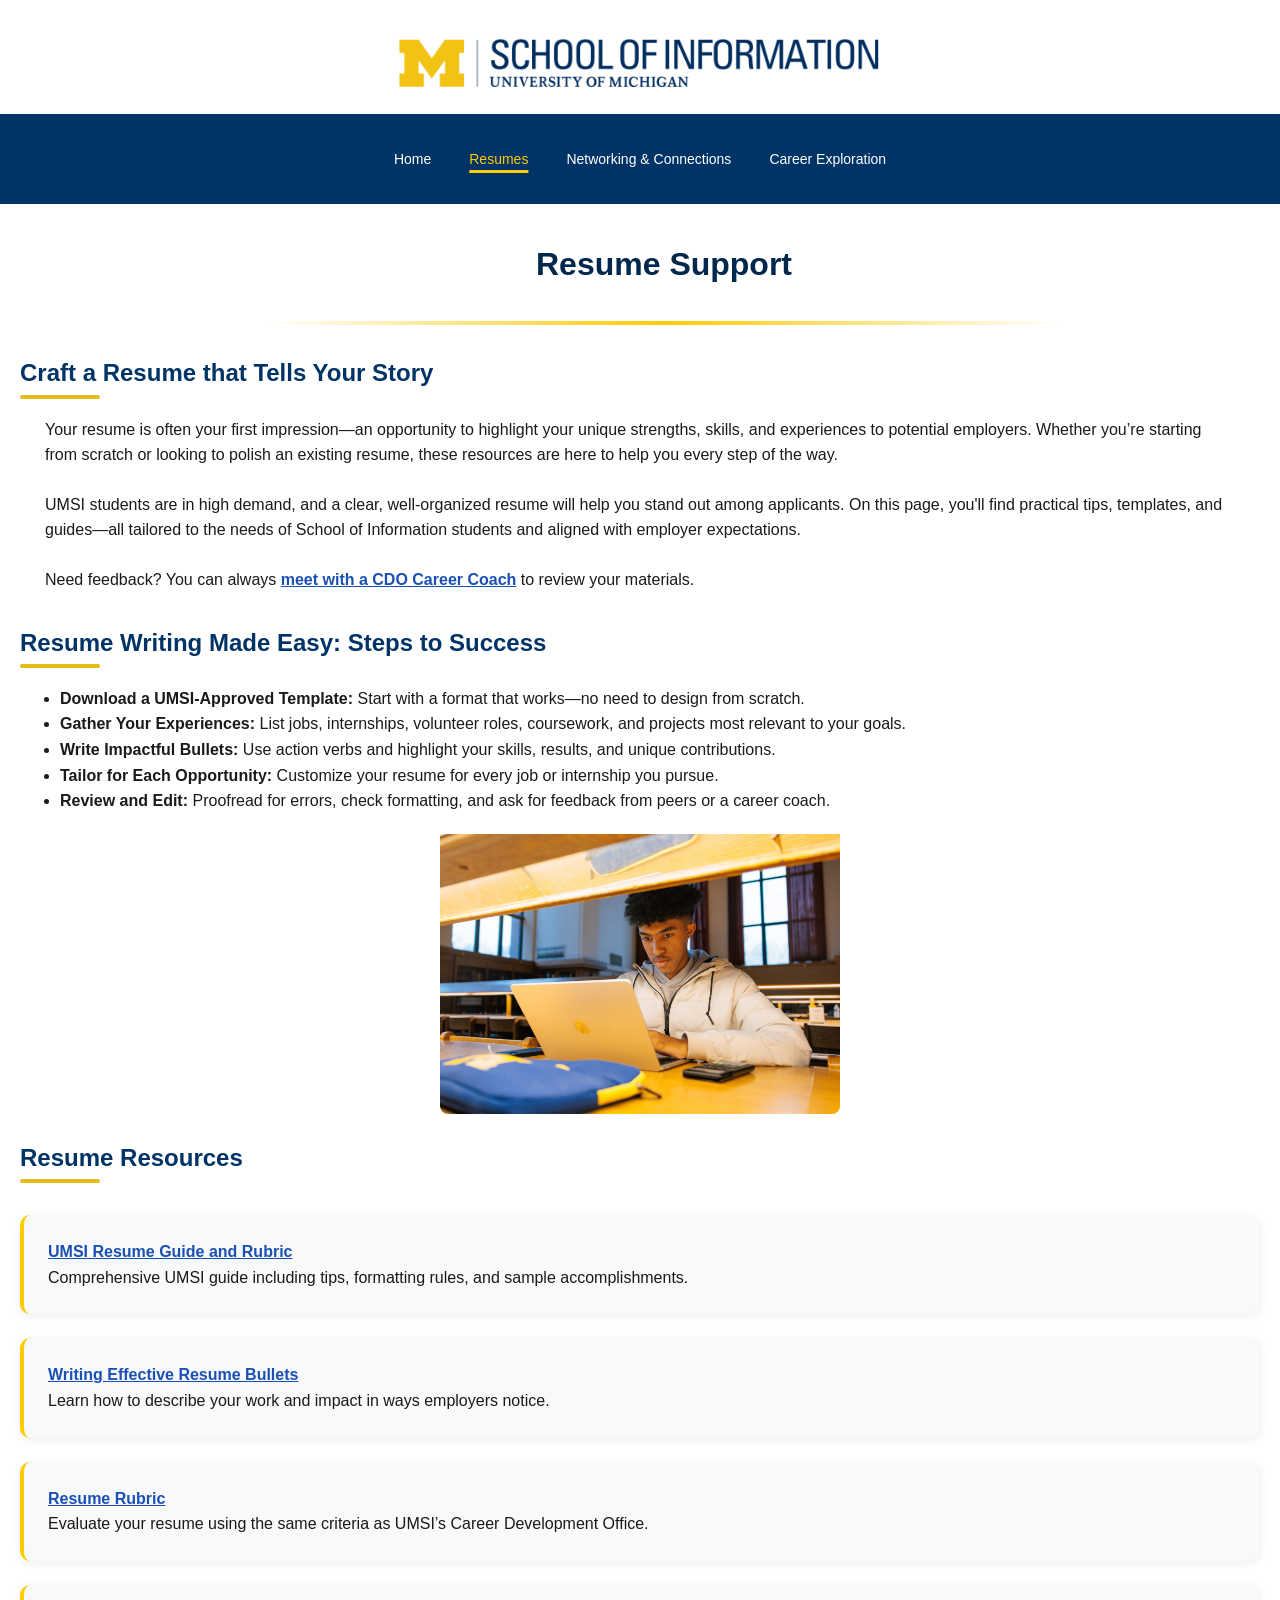
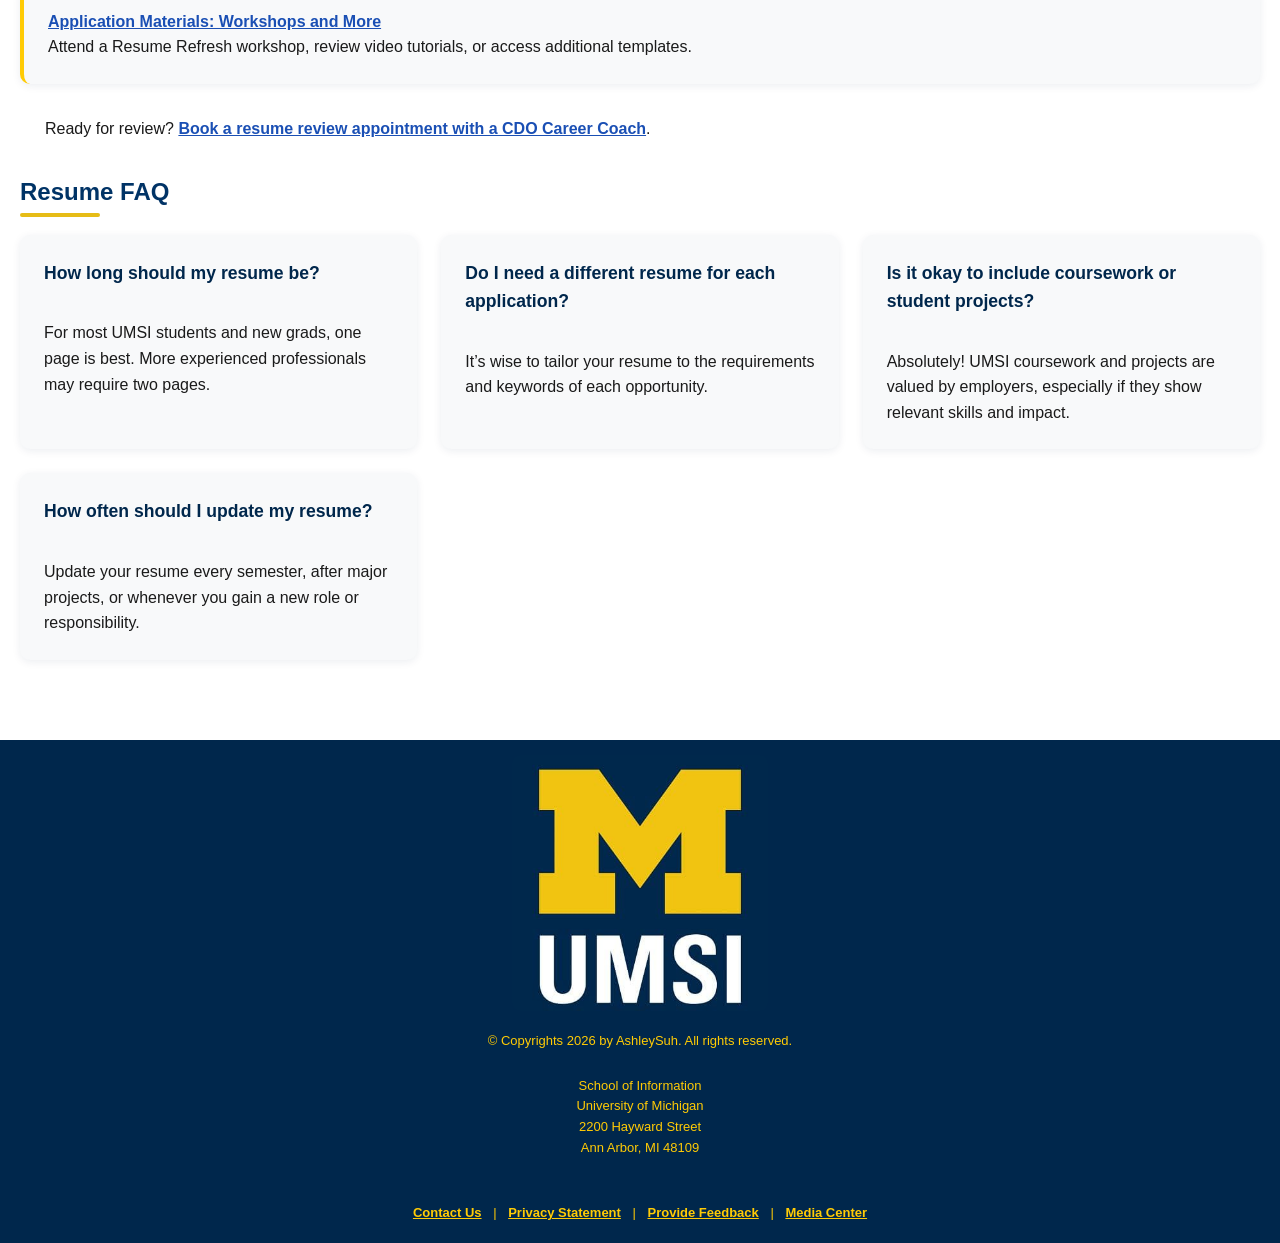
<file: resume.html>
<!DOCTYPE html>
<html lang="en">
<head>
    <meta charset="UTF-8">
    <meta name="viewport" content="width=device-width, initial-scale=1.0">
    <link rel="stylesheet" href="html5reset.css">
    <link rel="stylesheet" href="style.css">
    <title>Resumes</title>
</head>
<body>

    <header>
      <a href="#main" class="skip">Skip to Main Content</a>
      <img src="images/UMSI_LOGO.png" alt="UMSI Logo">
      <nav>
        <ul>
          <li><a href="index.html">Home</a></li>
          <li><a href="resume.html" aria-current="page">Resumes</a></li>
          <li><a href="networking&connections.html">Networking & Connections</a></li>
          <li><a href="careerexplore.html">Career Exploration</a></li>
        </ul>
      </nav>
      <h1>Resume Support</h1>
    </header>
    <main id = "main">
  
  <section>
    <h2>Craft a Resume that Tells Your Story</h2>
    <p>
      Your resume is often your first impression—an opportunity to highlight your unique strengths, skills, and experiences to potential employers. Whether you’re starting from scratch or looking to polish an existing resume, these resources are here to help you every step of the way.
    </p>
    <p>
      UMSI students are in high demand, and a clear, well-organized resume will help you stand out among applicants. On this page, you'll find practical tips, templates, and guides—all tailored to the needs of School of Information students and aligned with employer expectations.
    </p>
    <p>
      Need feedback? You can always <a href="https://umich.instructure.com/courses/137916/pages/talk-to-a-career-coach" target="_blank">meet with a CDO Career Coach</a> to review your materials.
    </p>
  </section>
  
  <section>
    <h2>Resume Writing Made Easy: Steps to Success</h2>
    <div class="resume-grid">
      <ol>
        <li><strong>Download a UMSI-Approved Template:</strong> Start with a format that works—no need to design from scratch.</li>
        <li><strong>Gather Your Experiences:</strong> List jobs, internships, volunteer roles, coursework, and projects most relevant to your goals.</li>
        <li><strong>Write Impactful Bullets:</strong> Use action verbs and highlight your skills, results, and unique contributions.</li>
        <li><strong>Tailor for Each Opportunity:</strong> Customize your resume for every job or internship you pursue.</li>
        <li><strong>Review and Edit:</strong> Proofread for errors, check formatting, and ask for feedback from peers or a career coach.</li>
      </ol>
    <img src="images/MCOMMONS-FinalsStudyLocations2024-172.jpg" alt="Student working on laptop in the Duderstadt Center" width="400" height="300">
  </div>
    
    </section>

  <section>
    <h2>Resume Resources</h2>
    <ul>
      <li>
        <a href="https://docs.google.com/document/d/1_1GfDJyVGIgE82MZjVhuWT_aB_2Hcj1NN62FUCXoR_o/edit?tab=t.0" target="_blank">
          UMSI Resume Guide and Rubric
        </a> <br>
        Comprehensive UMSI guide including tips, formatting rules, and sample accomplishments.
      </li>
      <li>
        <a href="https://docs.google.com/document/d/1-EVZYH_Fic4mfLVGOXyHTSeRwBWmmi2WHSgGDLGGPEs/edit?tab=t.0" target="_blank">
          Writing Effective Resume Bullets
        </a> <br>
        Learn how to describe your work and impact in ways employers notice.
      </li>
      <li>
        <a href="https://umsi.instructure.com/courses/12345/pages/resume-rubric" target="_blank">
          Resume Rubric
        </a> <br>
        Evaluate your resume using the same criteria as UMSI’s Career Development Office.
      </li>
      <li>
        <a href="https://docs.google.com/document/d/1vJMfgw9nwpHN9Sy0L0RP0aNBbaDSsiLPc2vy-doac6s/edit?tab=t.0" target="_blank">
          Application Materials: Workshops and More
        </a> <br>
        Attend a Resume Refresh workshop, review video tutorials, or access additional templates.
      </li>
    </ul>
    <p>
      Ready for review? <a href="https://umich.instructure.com/courses/137916/pages/talk-to-a-career-coach" target="_blank">Book a resume review appointment with a CDO Career Coach</a>.
    </p>
  </section>

  <section>
  <h2 class="info-piece">Resume FAQ</h2>
    
    <ul>
      <li>
        <strong>How long should my resume be?</strong><br>
        For most UMSI students and new grads, one page is best. More experienced professionals may require two pages.
      </li>
      <li>
        <strong>Do I need a different resume for each application?</strong><br>
        It’s wise to tailor your resume to the requirements and keywords of each opportunity.
      </li>
      <li>
        <strong>Is it okay to include coursework or student projects?</strong><br>
        Absolutely! UMSI coursework and projects are valued by employers, especially if they show relevant skills and impact.
      </li>
      <li>
        <strong>How often should I update my resume?</strong><br>
        Update your resume every semester, after major projects, or whenever you gain a new role or responsibility.
      </li>
    </ul>
  </section>
          <!-- Content taken & modified from UMGPT with the prompt, "for the same content write me some intro content and resources for a resume page" - this was after I had asked for content for the home page.
        UMGPT. (2025). UMGPT (GPT-4.1 August 25th version) [Large language model]. -->
    
        <div></div>
        <div></div>
        <div></div>
        <div></div>
    </main>
    <footer>
      <div class="container grid--3col--equal">
        <div class="l-3up--1">
          <img src="images/UMSI_signature_vertical_informal_solidblue.jpg" width="54" height="54" alt="University of Michigan logo" class="brand">
        </div>
        <div class="l-3up--2">
          <div class="copyright-and-links">
            <p>© Copyrights <span id="year"></span> by AshleySuh. All rights reserved.</p>
          </div>
          <div class="footer--address">
            School of Information<br>
            University of Michigan<br>
            2200 Hayward Street<br>
            Ann Arbor, MI 48109<br>
          </div>
        </div>
        <div class="l-3up--3">
          <div class="social-media-icon-group">
            <a href="https://twitter.com/umsi" class="social-media-icon" title="University of Michigan School of Information X (opens in a new window)" target="_blank" rel="noopener">
              <!-- SVG omitted for brevity, same as index.html -->
            </a>
            <a href="https://www.instagram.com/umschoolofinformation" class="social-media-icon" title="University of Michigan School of Information Instagram (opens in a new window)" target="_blank" rel="noopener">
              <!-- SVG omitted for brevity, same as index.html -->
            </a>
            <a href="https://www.facebook.com/uomsi/" class="social-media-icon" title="University of Michigan School of Information Facebook (opens in a new window)" target="_blank" rel="noopener">
              <!-- SVG omitted for brevity, same as index.html -->
            </a>
            <a href="https://www.youtube.com/user/schoolofinformation" class="social-media-icon" title="University of Michigan School of Information YouTube (opens in a new window)" target="_blank" rel="noopener">
              <!-- SVG omitted for brevity, same as index.html -->
            </a>
            <a href="https://www.linkedin.com/school/university-of-michigan---school-of-information/" class="social-media-icon" title="University of Michigan School of Information LinkedIn (opens in a new window)" target="_blank" rel="noopener">
              <!-- SVG omitted for brevity, same as index.html -->
            </a>
          </div>
          <div class="footer-links">
            <a href="https://www.si.umich.edu/about-umsi/contact-us">Contact Us</a>
            |
            <a href="https://www.si.umich.edu/privacy-statement">Privacy Statement</a>
            |
            <a href="https://umich.qualtrics.com/jfe/form/SV_9RAiBJITFVOxkHz">Provide Feedback</a>
            |
            <a href="https://www.si.umich.edu/about-umsi/media-center">Media Center</a>
          </div>
        </div>
      </div>
    </footer>
    <!-- updates the year using Javascript -->
    <script>
      document.getElementById('year').innerHTML = new Date().getFullYear();
    </script>
</body>

</html>
</file>
<file: style.css>
/* Navigation Styles */
/* linked in index.html */
/* linked in <head> as <link rel="stylesheet" href="style.css"> */
/***************************************************************************
/* restoration styling added by chatgpt version 5.0 */
/* added html5reset.css after making styling edits -- added restoration styling 
******************************************************************************/
html,
body {
    margin: 0;
    padding: 0;
    font-family: 'Segoe UI', Tahoma, Geneva, Verdana, sans-serif;
    font-size: 16px;
    line-height: 1.6;
    color: #1a1a1a;
    background-color: white;
}

h1, h2, h3, h4, h5, h6 {
    font-weight: 700;
    line-height: 1.3;
    margin-top: 0;
    color: #00274C;
}

h1 {
    font-size: 2em;
    margin-bottom: 1.5rem;
}

h2 {
    font-size: 1.5em;
    margin: 0.75em 0;
    position: relative;
    padding-bottom: 1rem;
}

h2::after {
    content: '';
    position: absolute;
    bottom: 0;
    left: 0;
    width: 80px;
    height: 4px;
    background: #e6bc16;
    border-radius: 2px;
}

h3 {
    font-size: 1.35em;
    margin: 1em 0;
    color: #2F65A7;
    font-weight: 700;
}

h2, h3 {
    text-align: left;
}

p {
    margin: 0 0 1.5rem;
    padding-left: 25px;
    padding-right: 25px;
}

/* lists */
ul,
ol {
    padding-left: 40px;
    list-style: disc;
}

a {
    color: #1a4fb4;
    text-decoration: underline;
    font-weight: bold;
}

/* images */
img {
    display: block;
    max-width: 100%;
    height: auto;
    border-radius: 8px; 
}

.options + p {
    margin-top: 1.5rem; 
}

.career-prep .options .data{
    display: block;
    width: 100%;
    max-width: 100%;
    height: auto;
    margin: 0 auto;
    border-radius: 8px;
}

table {
    border-collapse: collapse;
    width: 100%;
}

th,
td {
    padding: 0.5em;
    text-align: left;
    border-bottom: 1px solid #ddd;
}
/************ end of citedcode **************/

/* skip to main - appears when tab */
.skip {
    position: absolute;
    left: -9999px;
    width: 1px;
    height: 1px;
    overflow: hidden;
    z-index: 9999;
    background: #FFCB05;
    color: #00274C;
    padding: 12px 0;
}

.skip:focus {
    position: static;
    left: auto;
    width: 100%;
    height: auto;
    overflow: visible;
    display: block;
    text-align: center;
    outline: 2px solid #00274C;
    padding: 12px 20px;
}

/* navigation */
nav {
    background-color: #003366;
    padding: 20px 0;
    text-align: center;
    position: sticky;
    top: 0;
    z-index: 1000;
}

nav ul {
    display: flex;
    justify-content: center;
    align-items: center;
    list-style: none;
    padding: 0;
    margin: 0;
    flex-wrap: wrap;
}

nav ul li {
    margin: 0 5px;
}

nav ul li a {
    color: #fff;
    text-decoration: none;
    font-weight: 500;
    padding: 12px 12px;
    font-size: 14px;
    border-radius: 8px;
    display: inline-block;
    border: 2px solid transparent
}

nav ul li a:hover::after,
nav ul li a:focus::after {
    width: 100%;
}

nav ul li a:hover,
nav ul li a:focus {
    background: #ffffff1a;
    color: #FFCB05;
}

/* code taken from gpt-5 mini prompt: can you add a indicator styling */
/* current page indicator */
nav ul li a[aria-current="page"],
nav ul li a.active {
    text-decoration:underline;
    text-decoration-thickness: 3px;
    text-underline-offset: 6px;
    color: #FFCB05; 
}
/* end of cited code */
/* top banner */
header img {
    display: block;
    width: 90%;
    max-width: 500px;
    margin: 0 auto;
    padding: 1rem 0;
}

header h1 {
    text-align: center;
    padding: 2.5rem 1.5rem 2rem;
    margin: 0 auto;
    background: #ffffff;
    position: relative;
    width: 100%;
    display: block;
}

header h1::after {
/******cited from claude Sonnet 4.5*//* yelow gradient line under h1 ************/ 
    content: '';
    transform: translateX(-50%);
    background: linear-gradient(to right, transparent, #FFCB05, transparent);
    position: absolute;
/* end of cited code */
    bottom: -8px;
    left: 50%;
    width: 60%;
    height: 4px;
    border-radius: 2px;
}

/* main content */
.intro_text {
    text-align: center;
}

main {
    margin: 30px 20px;
    
}

main section h2 {
    text-align: left;
    font-weight: 700;
    color:#003366;
    border-radius: 100px;
    padding-top: 10px;
    padding-bottom: 10px;
}

/* video container */
.video-container {
    position: relative;
    width: 100%;
    padding-bottom: 50%;
    height: 0;
    overflow: hidden;
    border-radius: 12px; 
    box-shadow: 0 6px 18px #0000001f;
}

.video-container iframe {
    position: absolute;
    top: 0;
    left: 0;
    width: 100%;
    height: 100%;
    border: 0;
}

/* --- START HERE GRID --- */
.start-here-grid {
    display: grid;
    grid-template-columns: 1fr; /*this is single column layout */
    gap: 1.5rem;
    align-items: start;
    margin: 2rem 0;
}

/* media query large view - tablet/desktop */
/* move the start here and popular resources side by side */
@media (min-width: 1024px) {
    .start-here-grid {
    grid-template-columns: repeat(2, 1fr); /* two equal columns and two rows */
    grid-template-rows: repeat(2, auto);
    gap: 2rem;
    align-items: start;
    margin: 2rem 0;
}
}
.start-here-grid img {
    width: 100%;
    height: 300px;
    object-fit: cover;
    border-radius: 10px;
    box-shadow: 0 2px 8px #00274c14;
}

.start-here-grid ul {
    list-style: none;
    padding: 0;
    margin: 0;
    display: grid;
    gap: 1rem;
}

.start-here-grid li {
    background: #F8F9FA;
    border-radius: 10px;
    border-left: 4px solid #FFCB05;
    transition: all 0.3s ease;
    margin-bottom: 0;
    padding: 20px 0;
}

.start-here-grid li:hover {
    border-left-color: #2F65A7;
    box-shadow: 0 2px 8px #00274c14;
    background: #efe6ff;
}

.start-here-grid li a {
    color: #2F65A7;
    font-weight: 600;
    font-size: 1.05rem;
    display: flex;
    align-items: center;
    text-decoration: none;
}

.start-here-grid li a::before {
    content: '';
    margin-right: 0.75rem;
    color: #FFCB05;
    font-size: 1.3rem;
}

.interest-data {
    display: grid;
    grid-template-columns: 1fr; /* mobile-first single column */
    gap: 1.5rem;
    align-items: start;
    margin: 2rem 0;
}

.interest-data img {
    width: 100%;
    height: 300px;
    object-fit: cover;
    border-radius: 10px;
    box-shadow: 0 2px 8px #00274c14;
}

.interest-data ul {
    list-style: none;
    padding: 0;
    margin: 0;
    display: grid;
    gap: 1rem;
}

.interest-data li {
    background: #F8F9FA;
    border-radius: 10px;
    border-left: 4px solid #FFCB05;
    transition: all 0.3s ease;
    margin-bottom: 0;
    padding: 20px 0;
}

.interest-data li:hover {
    border-left-color: #2F65A7;
    box-shadow: 0 2px 8px #00274c14;
    background: #efe6ff;
}

.interest-data li a {
    color: #2F65A7;
    font-weight: 600;
    font-size: 1.05rem;
    display: flex;
    align-items: center;
    text-decoration: none;
}
@media (min-width: 1024px) {
    .interest-data {
    grid-template-columns: repeat(2, 1fr); 
    grid-template-rows: repeat(2, auto);
    gap: 2rem;
    align-items: start;
    margin: 2rem 0;
}
}

/* Popular Resources list grid */
.popular-resources-grid {
    margin: 2rem 0;
}

.popular-resources-grid ul {
    list-style: none;
    padding: 0;
    margin: 0;
    display: grid;
    grid-template-columns: 1fr;
    gap: 1.25rem;
}

.popular-resources-grid li {
    background: #F8F9FA;
    padding: 1.5rem;
    border-radius: 10px;
    border-left: 4px solid #2F65A7;
    transition: all 0.3s ease;
    margin-bottom: 0;
}

.popular-resources-grid li:hover {
    background: #FFF9E6;
    box-shadow: 0 2px 8px #00274c14;
}

.popular-resources-grid li a {
    color: #2F65A7;
    font-weight: 600;
    font-size: 1rem;
    text-decoration: none;
}

/* resume grid */
.resume-grid img {
    display: block;  
    margin: 0 auto;  
    max-width: 100%;
    height: auto;
    padding-top: 20px;
    
}

/* resume resources grid */
section > ul {
    list-style: none;
    padding: 0;
    display: grid;
    grid-template-columns: 1fr;
    gap: 1.5rem;
    margin: 2rem 0;
}

section > ul > li {
    background: #F8F9FA;
    padding: 1.5rem;
    border-radius: 10px;
    box-shadow: 0 2px 8px #00274c14;
    transition: all 0.3s ease;
    border-left: 4px solid #FFCB05;
    margin-bottom: 0;
}

section > ul > li:hover {
    box-shadow: 0 4px 16px #00274c1f;
    border-left-color: #2F65A7;
}


section > ul > li strong {
    display: block;
    color: #00274C;
    font-size: 1.1rem;
    margin-bottom: 0.5rem;
}

/* Remove left border for list items that follow the specific .info-piece heading */
.info-piece + ul > li,
.resume-faq + ul > li {
    border-left: none;
}
.info-piece + ul {
    display: grid;
    grid-template-columns: 1fr; /* single column mobile-first */
    gap: 1rem;
    margin: 1rem 0 0 0;
    padding-left: 0;  
}

@media (min-width: 768px) {
    .info-piece + ul {
        grid-template-columns: repeat(2, 1fr);
        gap: 1.25rem;
    }
}

@media (min-width: 1200px) {
    .info-piece + ul {
        grid-template-columns: repeat(3, 1fr);
        gap: 1.5rem;
    }
}

/* footer banner */
.connect {
    text-align: center;
}

#connect {
    background: linear-gradient(135deg, #00274C 0%, #2F65A7 100%);
    color: #ffffff;
    padding: 3rem 4rem;
}

#connect h2 {
    color: #ffffff;
    font-weight: 600;
    align-items: center;
}

#connect h2::after {
    background: #FFCB05;
    left: 50%;
    transform: translateX(-50%);
}

#connect p {
    color: #F8F9FA;
    text-align: center;
    font-size: 1.1rem;
    max-width: 800px;
    margin: 0 auto;
}

#connect a {
    color: #FFCB05;
    font-weight: 600;
    text-decoration: underline;
}

#connect a:hover {
    color: #356df8;
}

/* footer */
.brand {
    display: block;
    margin-left: auto;
    margin-right: auto;
    width: 20%;
    height: 20%;
    margin-bottom: 20px;

}

footer {
    background-color: #00274C;
    color: #FFCB05;
    padding: 15px 0;
    text-align: center;
    font-size: 13px;
    margin-top: 80px;
}

footer a {
    color: #FFCB05;
}

/* School of info and address */
.footer--address {
    margin-top: 15px;
    margin-bottom: 20px;
}

/*icons/* Social media icon group smaller size and centered */
.social-media-icon-group {
    margin-bottom: 20px;
    fill: #FFCB05;
    display: flex;
    gap: 10px;
    justify-content: center;
}

.social-media-icon-group .social-media-icon svg {
    width: 32px;
    height: 32px;
}

/* footerlinks*/
.footer-links a {
    margin: 0 8px;
    padding: 4px 0;
    display: inline-block;
}

/* 404 Page Styles */
.error-container {
    display: grid;
    grid-template-columns: 1fr;
    gap: 1.5rem;
    align-items: center;
    text-align: center;
    max-width: 900px;
    margin: 0 auto;
    padding: 3rem 1.5rem;
    box-sizing: border-box;
}

.error-code {
    font-size: 120px;
    font-weight: 900;
    margin: 0;
    color: #2F65A7;
    line-height: 1;
    text-shadow: 4px 4px 0px #FFCB05;
    animation: pulse 2s ease-in-out infinite;
}

.error-container .error-code {
    display: inline-grid;
    place-items: center;
    width: 100%;
}

@media (min-width: 768px) {
    .error-container {
        grid-template-columns: 240px 1fr; 
        gap: 2rem;
        text-align: left;
        padding: 3.5rem 2rem;
    }

    .error-container .error-code {
        justify-self: center;
        align-self: center;
    }

    .error-container .error-title,
    .error-container .error-message {
        align-self: center;
    }
}

@keyframes pulse {
    0%, 100% {
        transform: scale(1);
    }
    50% {
        transform: scale(1.05);
    }
}

.error-title {
    font-size: 2rem;
    color: #00274C;
    margin: 1.5rem 0 1rem;
    font-weight: 700;
}
</file>
